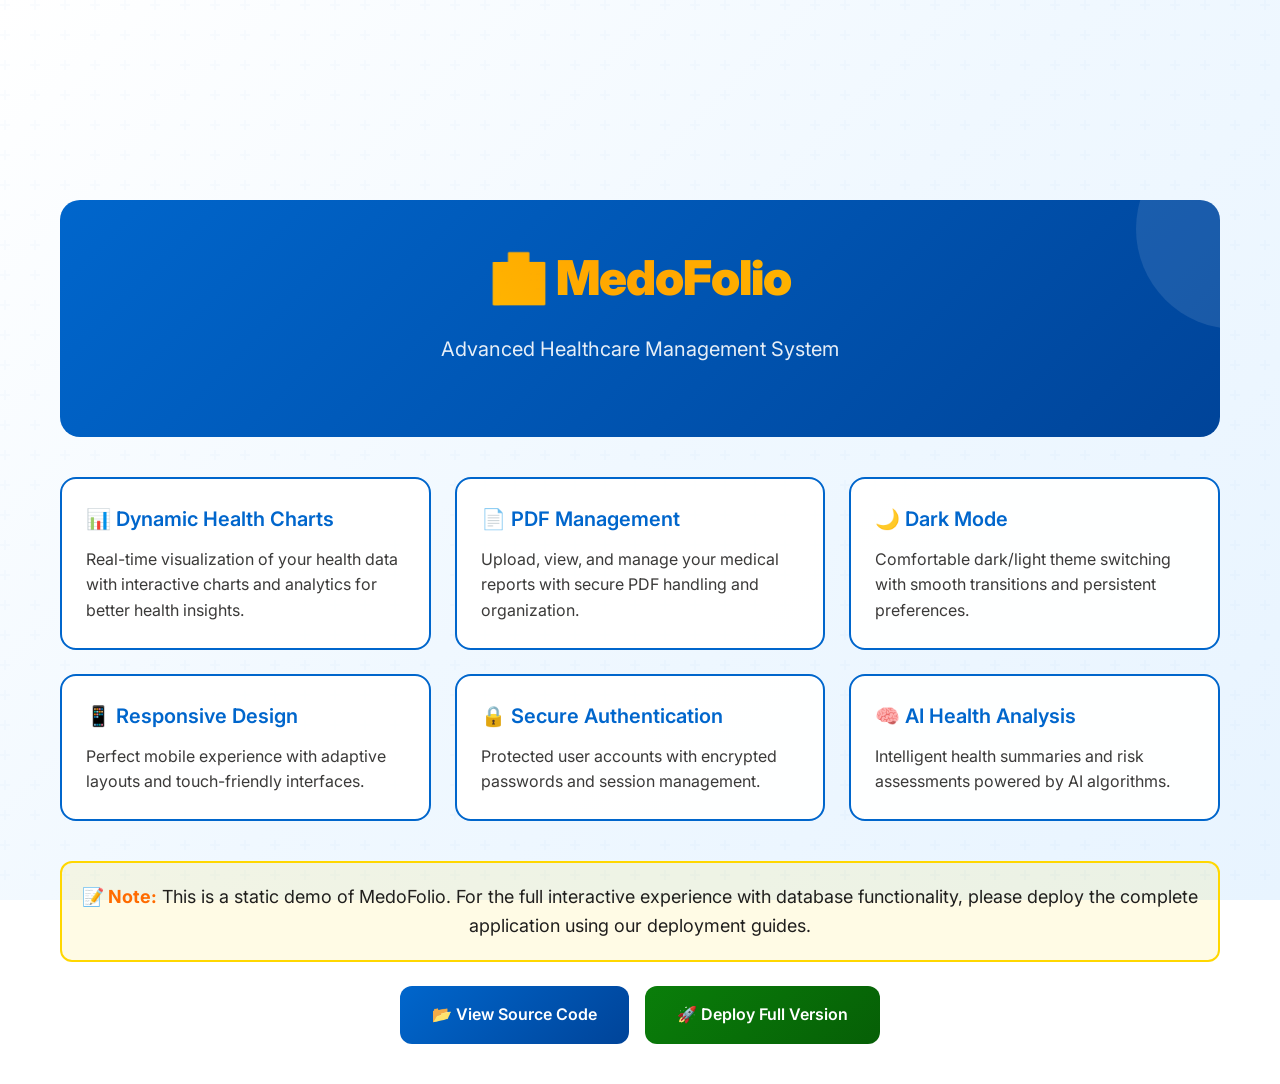
<file: index.html>
<!DOCTYPE html>
<html lang="en">
<head>
    <meta charset="UTF-8">
    <meta name="viewport" content="width=device-width, initial-scale=1.0">
    <title>MedoFolio - Healthcare Management System</title>
    <link rel="stylesheet" href="assets/style-enhanced.css">
    <link href="https://fonts.googleapis.com/css2?family=Inter:wght@300;400;500;600;700&display=swap" rel="stylesheet">
    <style>
        .demo-container {
            max-width: 1200px;
            margin: 0 auto;
            padding: 20px;
            text-align: center;
        }
        .demo-header {
            background: linear-gradient(135deg, #0066CC, #004499);
            color: white;
            padding: 40px;
            border-radius: 20px;
            margin-bottom: 40px;
            position: relative;
            overflow: hidden;
        }
        .demo-header::before {
            content: "";
            position: absolute;
            top: -30%;
            right: -10%;
            width: 200px;
            height: 200px;
            background: rgba(255, 255, 255, 0.1);
            border-radius: 50%;
        }
        .demo-content {
            position: relative;
            z-index: 1;
        }
        .demo-title {
            font-size: 48px;
            font-weight: 900;
            margin-bottom: 16px;
            background: linear-gradient(45deg, #FFD700, #FFA500, #FFD700);
            -webkit-background-clip: text;
            -webkit-text-fill-color: transparent;
            background-clip: text;
        }
        .demo-subtitle {
            font-size: 20px;
            opacity: 0.9;
            margin-bottom: 32px;
        }
        .demo-features {
            display: grid;
            grid-template-columns: repeat(auto-fit, minmax(300px, 1fr));
            gap: 24px;
            margin-bottom: 40px;
        }
        .demo-feature {
            background: rgba(255, 255, 255, 0.95);
            border: 2px solid #0066CC;
            border-radius: 16px;
            padding: 24px;
            text-align: left;
            transition: transform 0.3s ease;
        }
        .demo-feature:hover {
            transform: translateY(-4px);
        }
        .demo-feature h3 {
            color: #0066CC;
            margin-bottom: 12px;
            font-size: 20px;
        }
        .demo-feature p {
            color: #3B3A39;
            line-height: 1.6;
        }
        .demo-actions {
            display: flex;
            gap: 16px;
            justify-content: center;
            flex-wrap: wrap;
        }
        .demo-btn {
            background: linear-gradient(135deg, #0066CC, #004499);
            color: white;
            text-decoration: none;
            padding: 16px 32px;
            border-radius: 12px;
            font-weight: 600;
            transition: transform 0.3s ease;
            display: inline-block;
        }
        .demo-btn:hover {
            transform: translateY(-2px);
        }
        .demo-btn.secondary {
            background: linear-gradient(135deg, #0A7E0A, #065F06);
        }
        .demo-note {
            background: rgba(255, 215, 0, 0.1);
            border: 2px solid #FFD700;
            border-radius: 12px;
            padding: 20px;
            margin: 24px 0;
            font-size: 18px;
        }
        .demo-note strong {
            color: #FF6B00;
        }
        @media (max-width: 768px) {
            .demo-title {
                font-size: 32px;
            }
            .demo-features {
                grid-template-columns: 1fr;
            }
            .demo-actions {
                flex-direction: column;
            }
        }
    </style>
</head>
<body>
    <div class="demo-container">
        <div class="demo-header">
            <div class="demo-content">
                <h1 class="demo-title">🏥 MedoFolio</h1>
                <p class="demo-subtitle">Advanced Healthcare Management System</p>
            </div>
        </div>

        <div class="demo-features">
            <div class="demo-feature">
                <h3>📊 Dynamic Health Charts</h3>
                <p>Real-time visualization of your health data with interactive charts and analytics for better health insights.</p>
            </div>
            <div class="demo-feature">
                <h3>📄 PDF Management</h3>
                <p>Upload, view, and manage your medical reports with secure PDF handling and organization.</p>
            </div>
            <div class="demo-feature">
                <h3>🌙 Dark Mode</h3>
                <p>Comfortable dark/light theme switching with smooth transitions and persistent preferences.</p>
            </div>
            <div class="demo-feature">
                <h3>📱 Responsive Design</h3>
                <p>Perfect mobile experience with adaptive layouts and touch-friendly interfaces.</p>
            </div>
            <div class="demo-feature">
                <h3>🔒 Secure Authentication</h3>
                <p>Protected user accounts with encrypted passwords and session management.</p>
            </div>
            <div class="demo-feature">
                <h3>🧠 AI Health Analysis</h3>
                <p>Intelligent health summaries and risk assessments powered by AI algorithms.</p>
            </div>
        </div>

        <div class="demo-note">
            <strong>📝 Note:</strong> This is a static demo of MedoFolio. For the full interactive experience with database functionality, 
            please deploy the complete application using our deployment guides.
        </div>

        <div class="demo-actions">
            <a href="https://github.com/Somil450/healthintel" class="demo-btn" target="_blank">
                📂 View Source Code
            </a>
            <a href="https://github.com/Somil450/healthintel/blob/main/DEPLOYMENT_GUIDE.md" class="demo-btn secondary" target="_blank">
                🚀 Deploy Full Version
            </a>
        </div>
    </div>
</body>
</html>
</file>
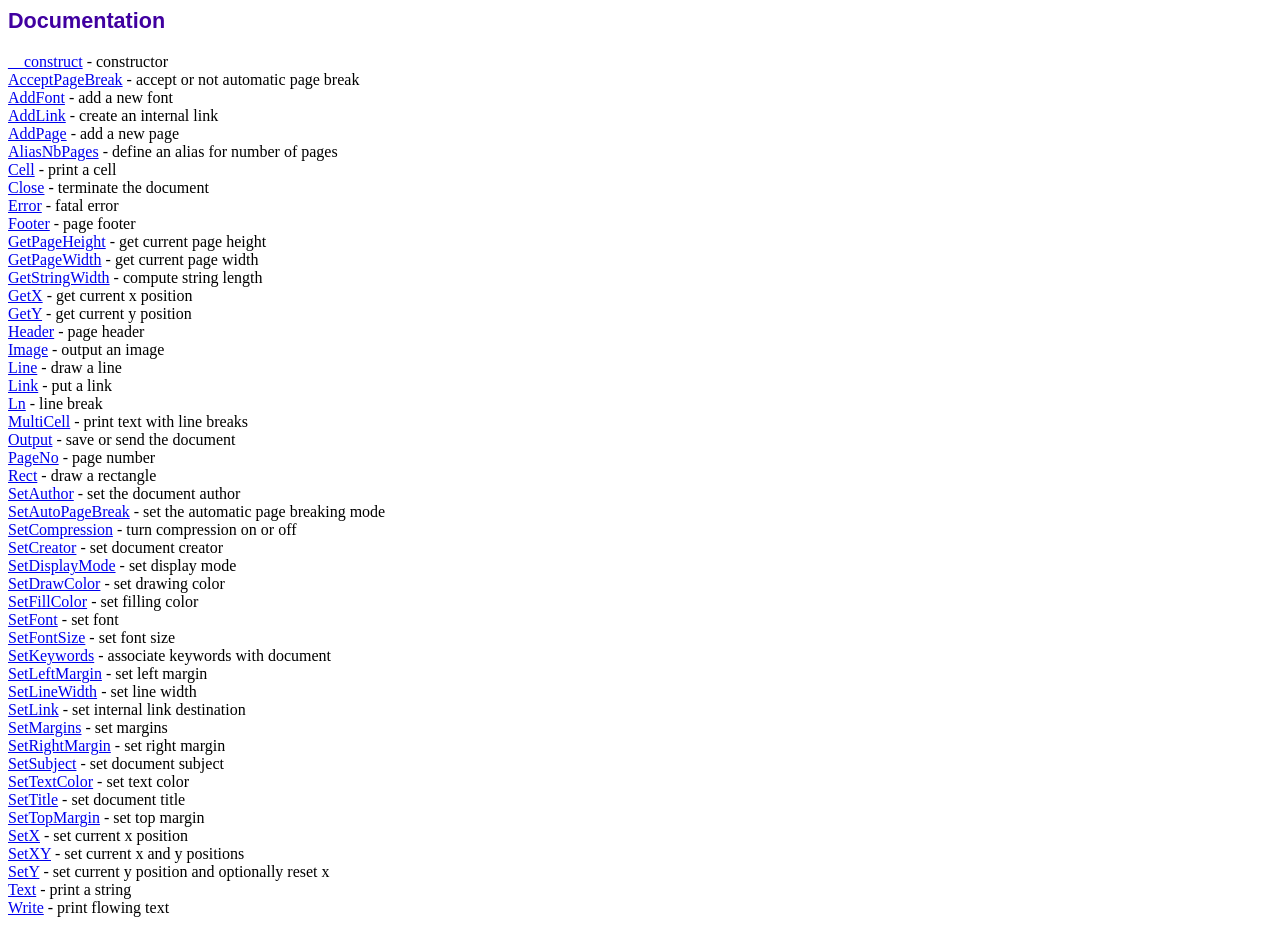
<file: fpdf/doc/index.htm>
<!DOCTYPE html PUBLIC "-//W3C//DTD HTML 4.01 Transitional//EN">
<html>
<head>
<meta http-equiv="Content-Type" content="text/html; charset=UTF-8">
<title>Documentation</title>
<link type="text/css" rel="stylesheet" href="../fpdf.css">
</head>
<body>
<h1>Documentation</h1>
<a href="__construct.htm">__construct</a> - constructor<br>
<a href="acceptpagebreak.htm">AcceptPageBreak</a> - accept or not automatic page break<br>
<a href="addfont.htm">AddFont</a> - add a new font<br>
<a href="addlink.htm">AddLink</a> - create an internal link<br>
<a href="addpage.htm">AddPage</a> - add a new page<br>
<a href="aliasnbpages.htm">AliasNbPages</a> - define an alias for number of pages<br>
<a href="cell.htm">Cell</a> - print a cell<br>
<a href="close.htm">Close</a> - terminate the document<br>
<a href="error.htm">Error</a> - fatal error<br>
<a href="footer.htm">Footer</a> - page footer<br>
<a href="getpageheight.htm">GetPageHeight</a> - get current page height<br>
<a href="getpagewidth.htm">GetPageWidth</a> - get current page width<br>
<a href="getstringwidth.htm">GetStringWidth</a> - compute string length<br>
<a href="getx.htm">GetX</a> - get current x position<br>
<a href="gety.htm">GetY</a> - get current y position<br>
<a href="header.htm">Header</a> - page header<br>
<a href="image.htm">Image</a> - output an image<br>
<a href="line.htm">Line</a> - draw a line<br>
<a href="link.htm">Link</a> - put a link<br>
<a href="ln.htm">Ln</a> - line break<br>
<a href="multicell.htm">MultiCell</a> - print text with line breaks<br>
<a href="output.htm">Output</a> - save or send the document<br>
<a href="pageno.htm">PageNo</a> - page number<br>
<a href="rect.htm">Rect</a> - draw a rectangle<br>
<a href="setauthor.htm">SetAuthor</a> - set the document author<br>
<a href="setautopagebreak.htm">SetAutoPageBreak</a> - set the automatic page breaking mode<br>
<a href="setcompression.htm">SetCompression</a> - turn compression on or off<br>
<a href="setcreator.htm">SetCreator</a> - set document creator<br>
<a href="setdisplaymode.htm">SetDisplayMode</a> - set display mode<br>
<a href="setdrawcolor.htm">SetDrawColor</a> - set drawing color<br>
<a href="setfillcolor.htm">SetFillColor</a> - set filling color<br>
<a href="setfont.htm">SetFont</a> - set font<br>
<a href="setfontsize.htm">SetFontSize</a> - set font size<br>
<a href="setkeywords.htm">SetKeywords</a> - associate keywords with document<br>
<a href="setleftmargin.htm">SetLeftMargin</a> - set left margin<br>
<a href="setlinewidth.htm">SetLineWidth</a> - set line width<br>
<a href="setlink.htm">SetLink</a> - set internal link destination<br>
<a href="setmargins.htm">SetMargins</a> - set margins<br>
<a href="setrightmargin.htm">SetRightMargin</a> - set right margin<br>
<a href="setsubject.htm">SetSubject</a> - set document subject<br>
<a href="settextcolor.htm">SetTextColor</a> - set text color<br>
<a href="settitle.htm">SetTitle</a> - set document title<br>
<a href="settopmargin.htm">SetTopMargin</a> - set top margin<br>
<a href="setx.htm">SetX</a> - set current x position<br>
<a href="setxy.htm">SetXY</a> - set current x and y positions<br>
<a href="sety.htm">SetY</a> - set current y position and optionally reset x<br>
<a href="text.htm">Text</a> - print a string<br>
<a href="write.htm">Write</a> - print flowing text<br>
</body>
</html>
</file>
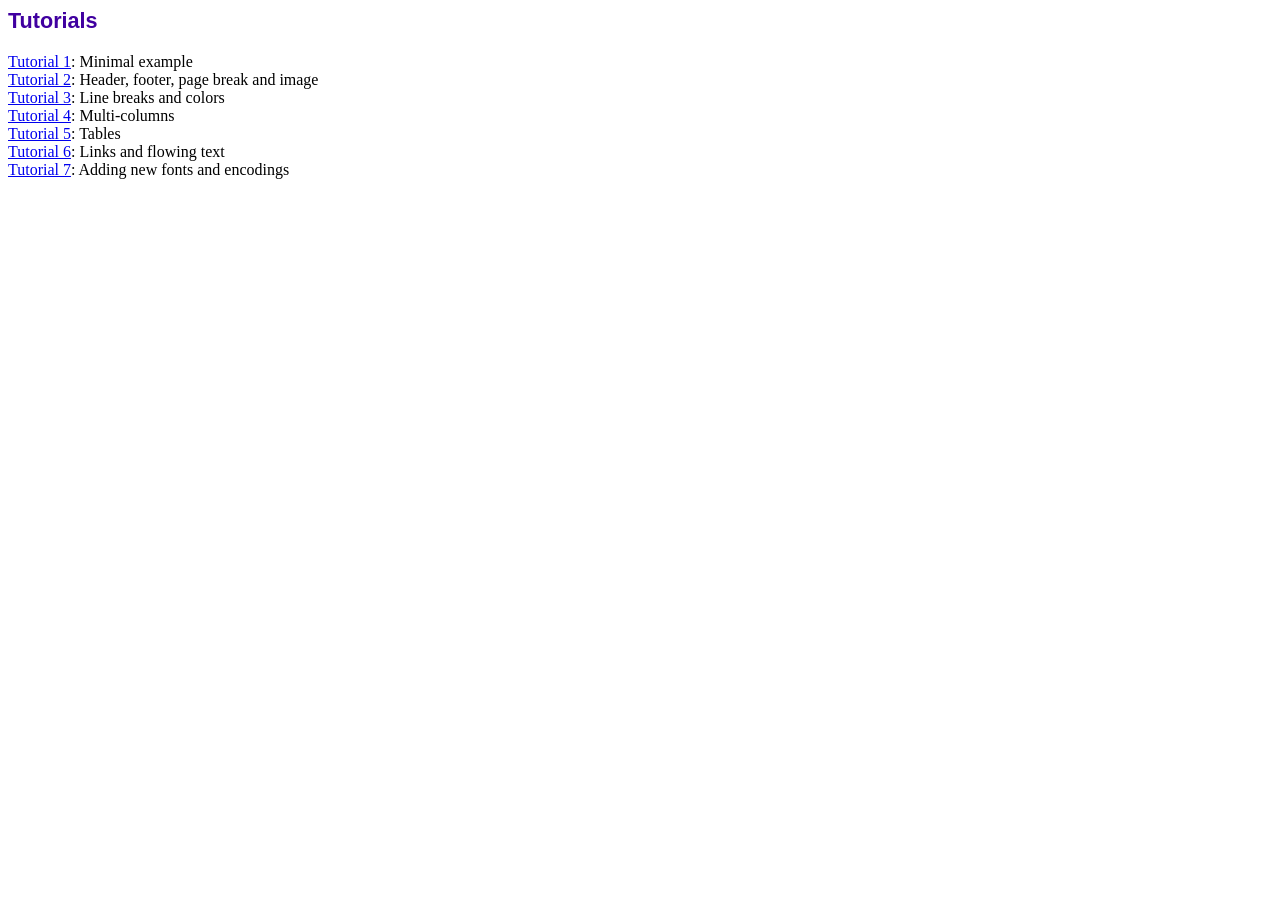
<file: fpdf/tutorial/index.htm>
<!DOCTYPE html PUBLIC "-//W3C//DTD HTML 4.01 Transitional//EN">
<html>
<head>
<meta http-equiv="Content-Type" content="text/html; charset=UTF-8">
<title>Tutorials</title>
<link type="text/css" rel="stylesheet" href="../fpdf.css">
</head>
<body>
<h1>Tutorials</h1>
<ul style="list-style-type:none; margin-left:0; padding-left:0">
<li><a href="tuto1.htm">Tutorial 1</a>: Minimal example</li>
<li><a href="tuto2.htm">Tutorial 2</a>: Header, footer, page break and image</li>
<li><a href="tuto3.htm">Tutorial 3</a>: Line breaks and colors</li>
<li><a href="tuto4.htm">Tutorial 4</a>: Multi-columns</li>
<li><a href="tuto5.htm">Tutorial 5</a>: Tables</li>
<li><a href="tuto6.htm">Tutorial 6</a>: Links and flowing text</li>
<li><a href="tuto7.htm">Tutorial 7</a>: Adding new fonts and encodings</li>
</ul>
</body>
</html>
</file>
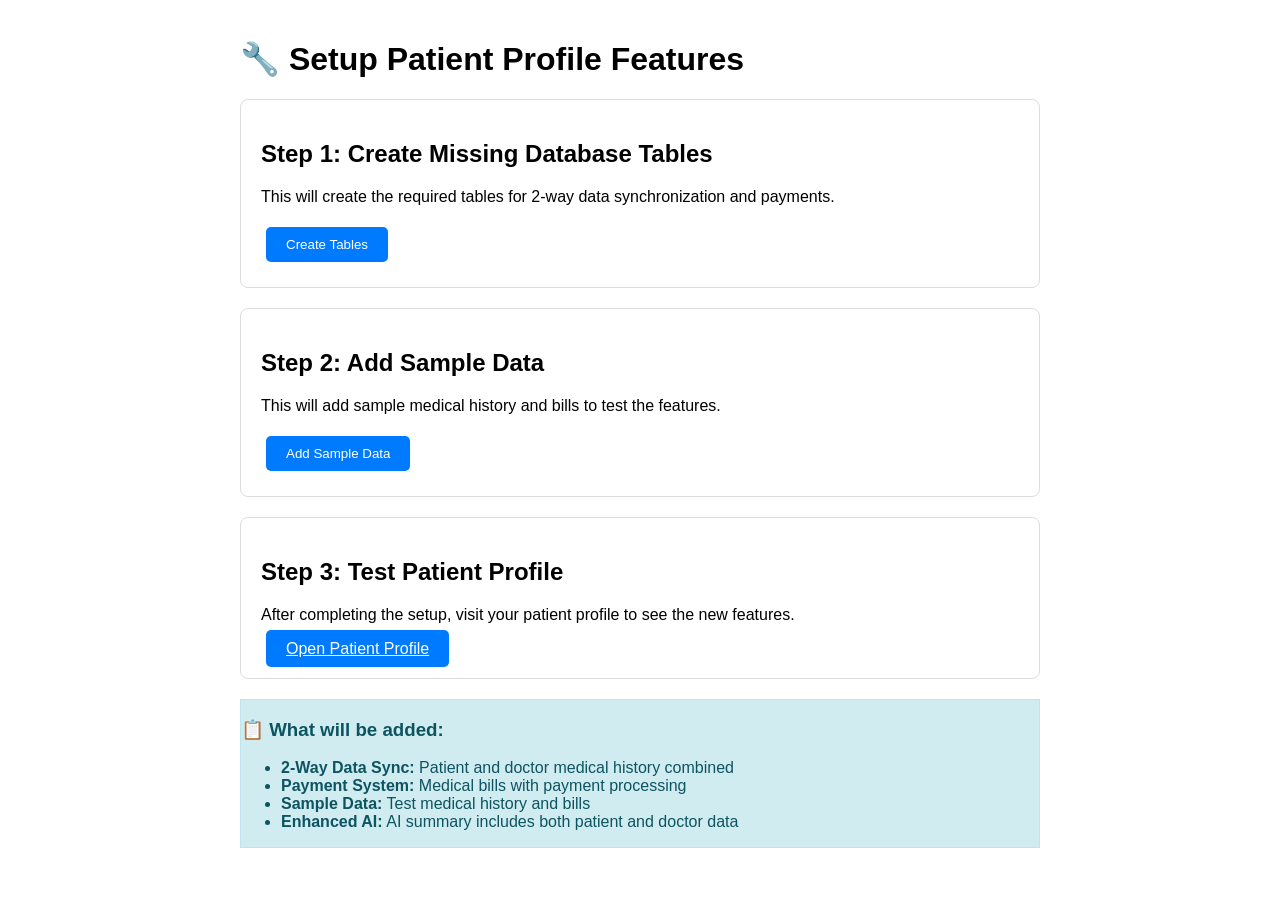
<file: setup_patient_features.html>
<!DOCTYPE html>
<html>
<head>
    <title>Setup Patient Profile Features</title>
    <style>
        body { font-family: Arial, sans-serif; margin: 40px; }
        .container { max-width: 800px; margin: 0 auto; }
        .step { margin: 20px 0; padding: 20px; border: 1px solid #ddd; border-radius: 8px; }
        .btn { padding: 10px 20px; background: #007bff; color: white; border: none; border-radius: 5px; cursor: pointer; margin: 5px; }
        .btn:hover { background: #0056b3; }
        .result { margin: 10px 0; padding: 10px; border-radius: 5px; }
        .success { background: #d4edda; color: #155724; border: 1px solid #c3e6cb; }
        .error { background: #f8d7da; color: #721c24; border: 1px solid #f5c6cb; }
        .info { background: #d1ecf1; color: #0c5460; border: 1px solid #bee5eb; }
    </style>
</head>
<body>
    <div class="container">
        <h1>🔧 Setup Patient Profile Features</h1>
        
        <div class="step">
            <h2>Step 1: Create Missing Database Tables</h2>
            <p>This will create the required tables for 2-way data synchronization and payments.</p>
            <button class="btn" onclick="runScript('create_missing_tables.php')">Create Tables</button>
            <div id="tables-result"></div>
        </div>

        <div class="step">
            <h2>Step 2: Add Sample Data</h2>
            <p>This will add sample medical history and bills to test the features.</p>
            <button class="btn" onclick="runScript('add_sample_data.php')">Add Sample Data</button>
            <div id="data-result"></div>
        </div>

        <div class="step">
            <h2>Step 3: Test Patient Profile</h2>
            <p>After completing the setup, visit your patient profile to see the new features.</p>
            <a href="healthintel/patient/patient_profile.php" class="btn" target="_blank">Open Patient Profile</a>
        </div>

        <div class="info">
            <h3>📋 What will be added:</h3>
            <ul>
                <li><strong>2-Way Data Sync:</strong> Patient and doctor medical history combined</li>
                <li><strong>Payment System:</strong> Medical bills with payment processing</li>
                <li><strong>Sample Data:</strong> Test medical history and bills</li>
                <li><strong>Enhanced AI:</strong> AI summary includes both patient and doctor data</li>
            </ul>
        </div>
    </div>

    <script>
        function runScript(scriptName) {
            const resultDiv = scriptName === 'create_missing_tables.php' ? 
                document.getElementById('tables-result') : 
                document.getElementById('data-result');
            
            resultDiv.innerHTML = '<div class="info">Running script...</div>';
            
            fetch(scriptName)
                .then(response => response.text())
                .then(data => {
                    resultDiv.innerHTML = '<div class="success"><pre>' + data + '</pre></div>';
                })
                .catch(error => {
                    resultDiv.innerHTML = '<div class="error">Error: ' + error.message + '</div>';
                });
        }
    </script>
</body>
</html>
</file>
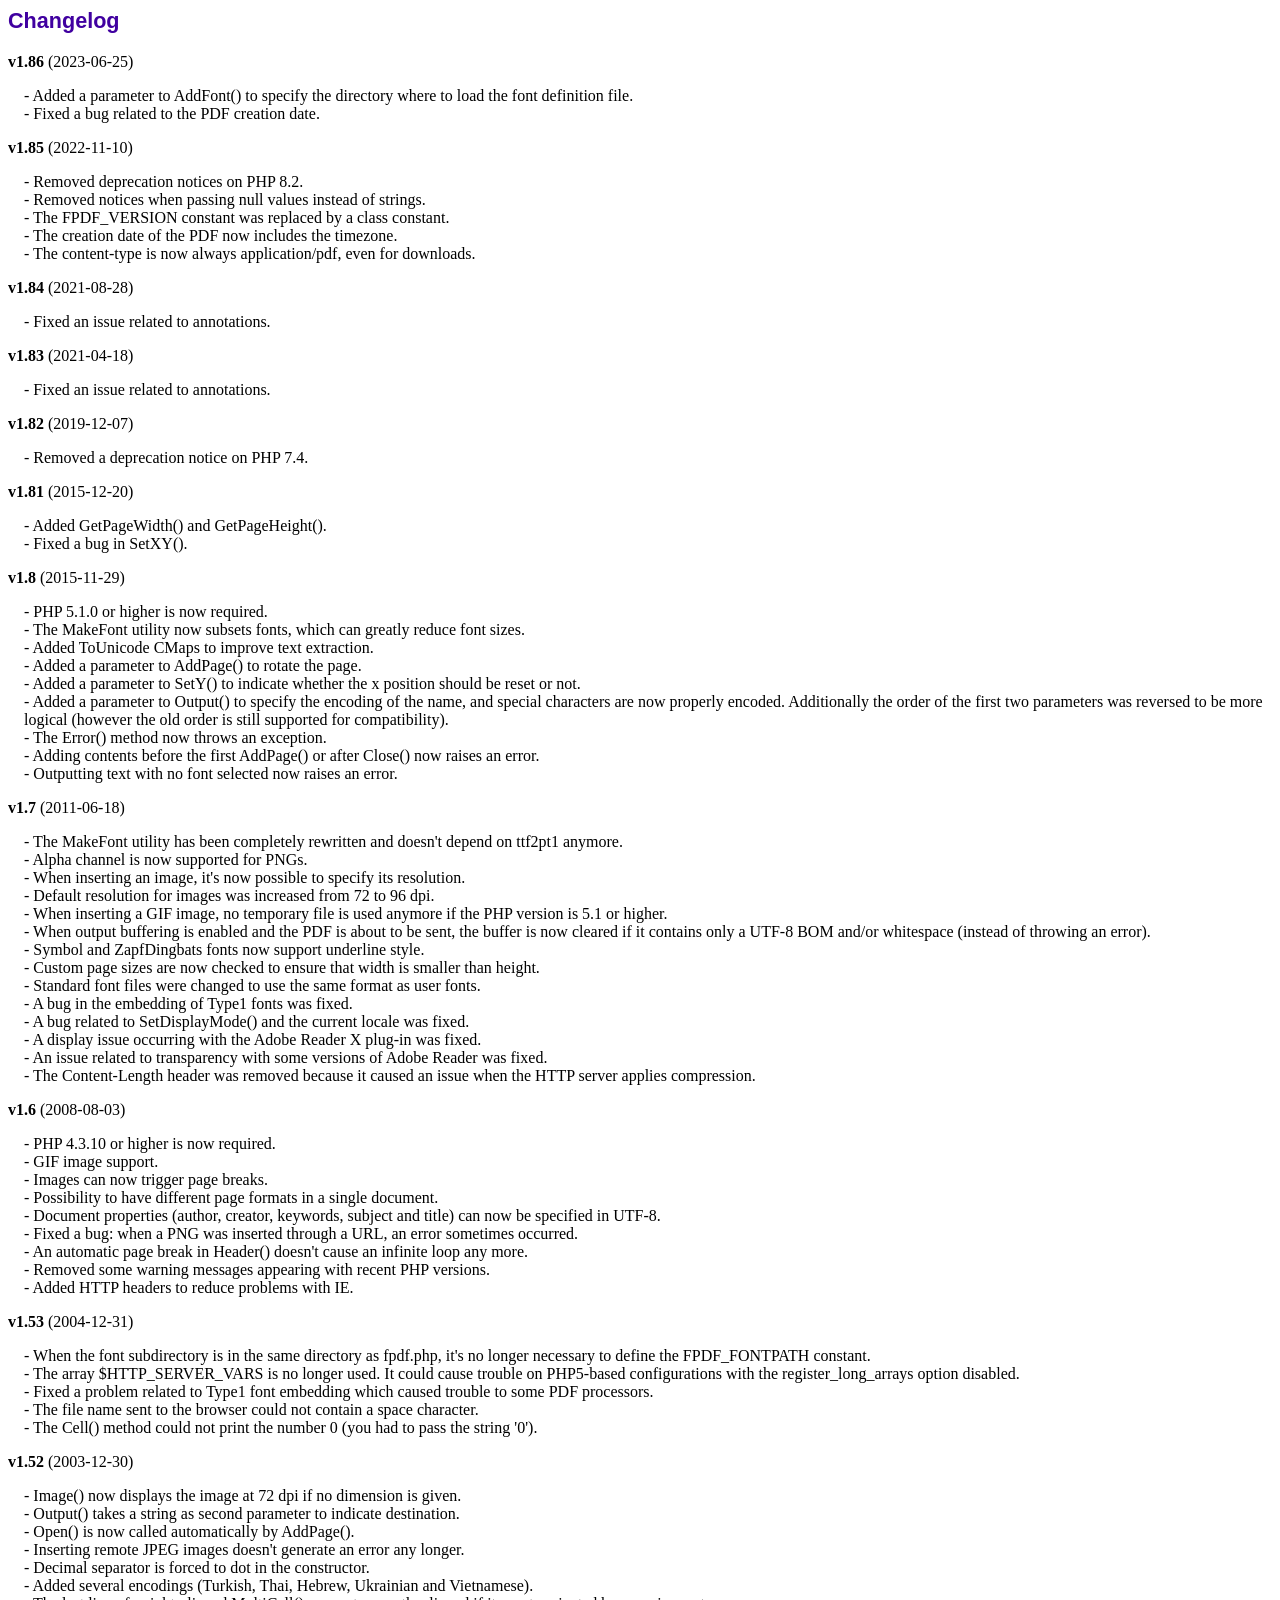
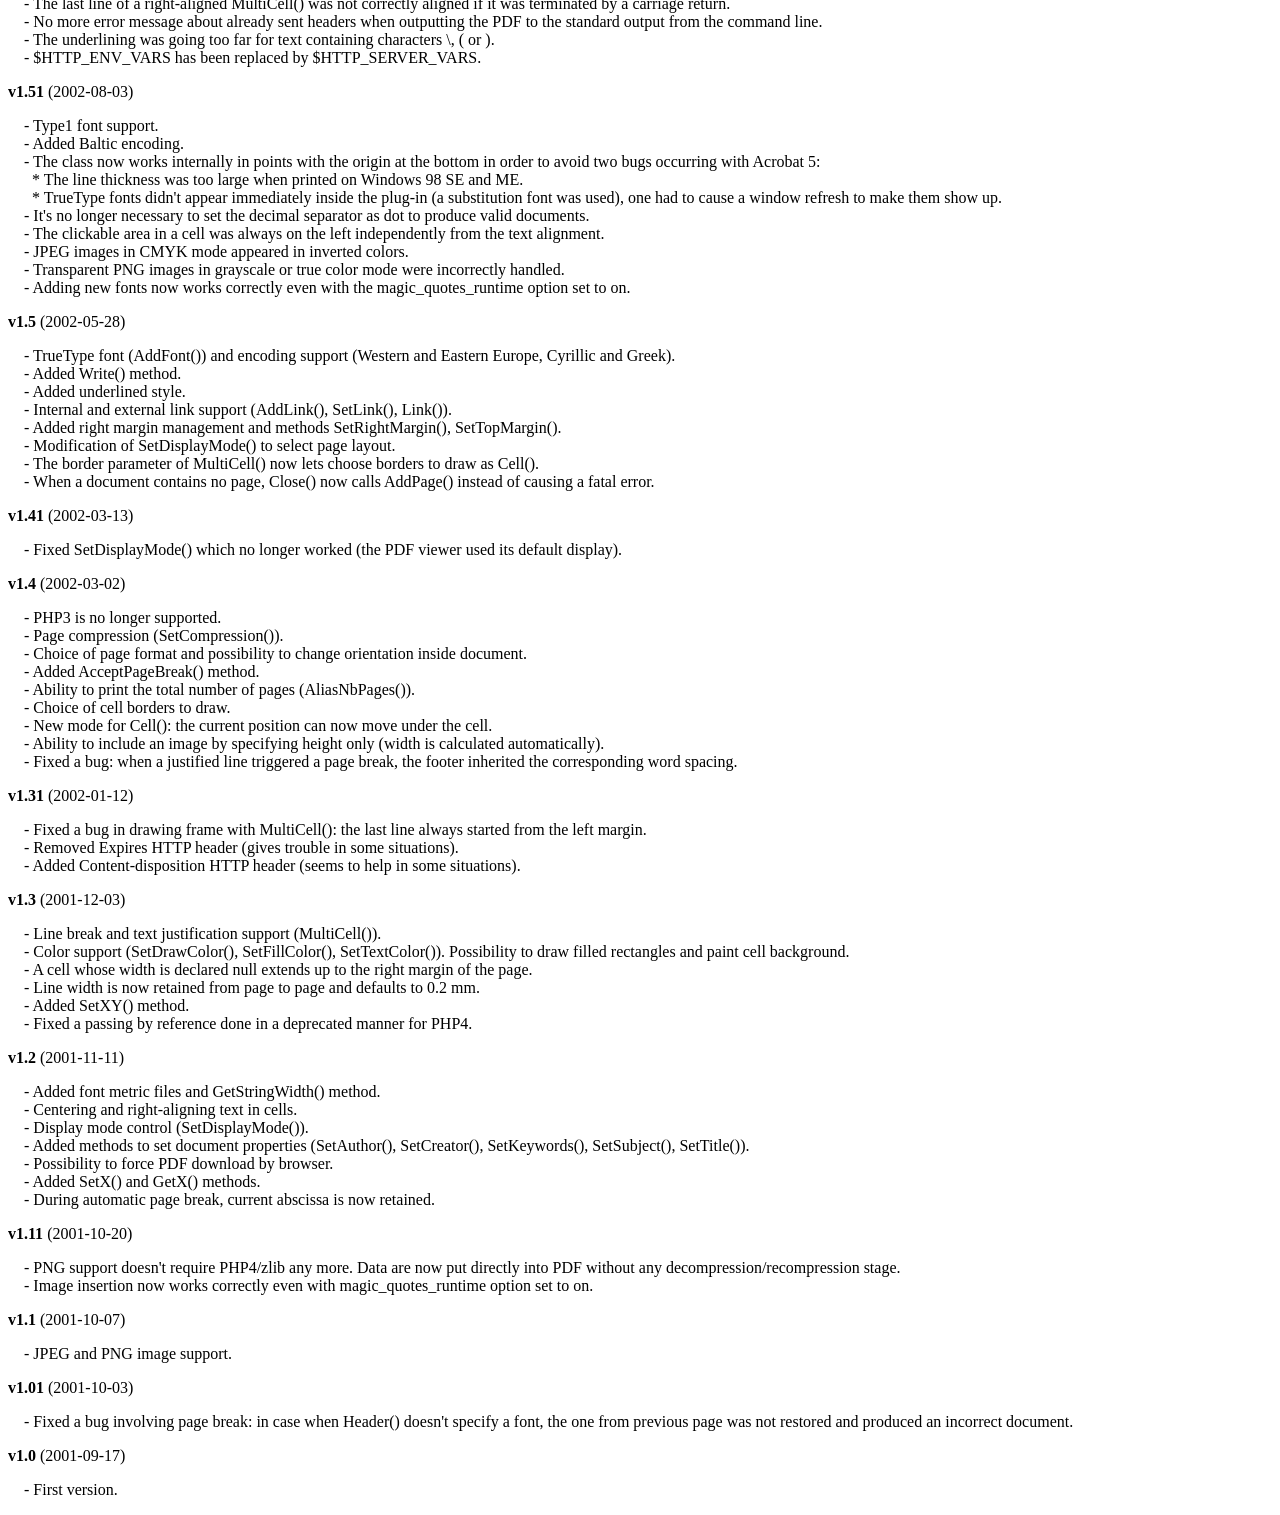
<file: fpdf/changelog.htm>
<!DOCTYPE html PUBLIC "-//W3C//DTD HTML 4.01 Transitional//EN">
<html>
<head>
<meta http-equiv="Content-Type" content="text/html; charset=UTF-8">
<title>Changelog</title>
<link type="text/css" rel="stylesheet" href="fpdf.css">
<style type="text/css">
dd {margin:1em 0 1em 1em}
</style>
</head>
<body>
<h1>Changelog</h1>
<dl>
<dt><strong>v1.86</strong> (2023-06-25)</dt>
<dd>
- Added a parameter to AddFont() to specify the directory where to load the font definition file.<br>
- Fixed a bug related to the PDF creation date.<br>
</dd>
<dt><strong>v1.85</strong> (2022-11-10)</dt>
<dd>
- Removed deprecation notices on PHP 8.2.<br>
- Removed notices when passing null values instead of strings.<br>
- The FPDF_VERSION constant was replaced by a class constant.<br>
- The creation date of the PDF now includes the timezone.<br>
- The content-type is now always application/pdf, even for downloads.<br>
</dd>
<dt><strong>v1.84</strong> (2021-08-28)</dt>
<dd>
- Fixed an issue related to annotations.<br>
</dd>
<dt><strong>v1.83</strong> (2021-04-18)</dt>
<dd>
- Fixed an issue related to annotations.<br>
</dd>
<dt><strong>v1.82</strong> (2019-12-07)</dt>
<dd>
- Removed a deprecation notice on PHP 7.4.<br>
</dd>
<dt><strong>v1.81</strong> (2015-12-20)</dt>
<dd>
- Added GetPageWidth() and GetPageHeight().<br>
- Fixed a bug in SetXY().<br>
</dd>
<dt><strong>v1.8</strong> (2015-11-29)</dt>
<dd>
- PHP 5.1.0 or higher is now required.<br>
- The MakeFont utility now subsets fonts, which can greatly reduce font sizes.<br>
- Added ToUnicode CMaps to improve text extraction.<br>
- Added a parameter to AddPage() to rotate the page.<br>
- Added a parameter to SetY() to indicate whether the x position should be reset or not.<br>
- Added a parameter to Output() to specify the encoding of the name, and special characters are now properly encoded. Additionally the order of the first two parameters was reversed to be more logical (however the old order is still supported for compatibility).<br>
- The Error() method now throws an exception.<br>
- Adding contents before the first AddPage() or after Close() now raises an error.<br>
- Outputting text with no font selected now raises an error.<br>
</dd>
<dt><strong>v1.7</strong> (2011-06-18)</dt>
<dd>
- The MakeFont utility has been completely rewritten and doesn't depend on ttf2pt1 anymore.<br>
- Alpha channel is now supported for PNGs.<br>
- When inserting an image, it's now possible to specify its resolution.<br>
- Default resolution for images was increased from 72 to 96 dpi.<br>
- When inserting a GIF image, no temporary file is used anymore if the PHP version is 5.1 or higher.<br>
- When output buffering is enabled and the PDF is about to be sent, the buffer is now cleared if it contains only a UTF-8 BOM and/or whitespace (instead of throwing an error).<br>
- Symbol and ZapfDingbats fonts now support underline style.<br>
- Custom page sizes are now checked to ensure that width is smaller than height.<br>
- Standard font files were changed to use the same format as user fonts.<br>
- A bug in the embedding of Type1 fonts was fixed.<br>
- A bug related to SetDisplayMode() and the current locale was fixed.<br>
- A display issue occurring with the Adobe Reader X plug-in was fixed.<br>
- An issue related to transparency with some versions of Adobe Reader was fixed.<br>
- The Content-Length header was removed because it caused an issue when the HTTP server applies compression.<br>
</dd>
<dt><strong>v1.6</strong> (2008-08-03)</dt>
<dd>
- PHP 4.3.10 or higher is now required.<br>
- GIF image support.<br>
- Images can now trigger page breaks.<br>
- Possibility to have different page formats in a single document.<br>
- Document properties (author, creator, keywords, subject and title) can now be specified in UTF-8.<br>
- Fixed a bug: when a PNG was inserted through a URL, an error sometimes occurred.<br>
- An automatic page break in Header() doesn't cause an infinite loop any more.<br>
- Removed some warning messages appearing with recent PHP versions.<br>
- Added HTTP headers to reduce problems with IE.<br>
</dd>
<dt><strong>v1.53</strong> (2004-12-31)</dt>
<dd>
- When the font subdirectory is in the same directory as fpdf.php, it's no longer necessary to define the FPDF_FONTPATH constant.<br>
- The array $HTTP_SERVER_VARS is no longer used. It could cause trouble on PHP5-based configurations with the register_long_arrays option disabled.<br>
- Fixed a problem related to Type1 font embedding which caused trouble to some PDF processors.<br>
- The file name sent to the browser could not contain a space character.<br>
- The Cell() method could not print the number 0 (you had to pass the string '0').<br>
</dd>
<dt><strong>v1.52</strong> (2003-12-30)</dt>
<dd>
- Image() now displays the image at 72 dpi if no dimension is given.<br>
- Output() takes a string as second parameter to indicate destination.<br>
- Open() is now called automatically by AddPage().<br>
- Inserting remote JPEG images doesn't generate an error any longer.<br>
- Decimal separator is forced to dot in the constructor.<br>
- Added several encodings (Turkish, Thai, Hebrew, Ukrainian and Vietnamese).<br>
- The last line of a right-aligned MultiCell() was not correctly aligned if it was terminated by a carriage return.<br>
- No more error message about already sent headers when outputting the PDF to the standard output from the command line.<br>
- The underlining was going too far for text containing characters \, ( or ).<br>
- $HTTP_ENV_VARS has been replaced by $HTTP_SERVER_VARS.<br>
</dd>
<dt><strong>v1.51</strong> (2002-08-03)</dt>
<dd>
- Type1 font support.<br>
- Added Baltic encoding.<br>
- The class now works internally in points with the origin at the bottom in order to avoid two bugs occurring with Acrobat 5:<br>&nbsp;&nbsp;* The line thickness was too large when printed on Windows 98 SE and ME.<br>&nbsp;&nbsp;* TrueType fonts didn't appear immediately inside the plug-in (a substitution font was used), one had to cause a window refresh to make them show up.<br>
- It's no longer necessary to set the decimal separator as dot to produce valid documents.<br>
- The clickable area in a cell was always on the left independently from the text alignment.<br>
- JPEG images in CMYK mode appeared in inverted colors.<br>
- Transparent PNG images in grayscale or true color mode were incorrectly handled.<br>
- Adding new fonts now works correctly even with the magic_quotes_runtime option set to on.<br>
</dd>
<dt><strong>v1.5</strong> (2002-05-28)</dt>
<dd>
- TrueType font (AddFont()) and encoding support (Western and Eastern Europe, Cyrillic and Greek).<br>
- Added Write() method.<br>
- Added underlined style.<br>
- Internal and external link support (AddLink(), SetLink(), Link()).<br>
- Added right margin management and methods SetRightMargin(), SetTopMargin().<br>
- Modification of SetDisplayMode() to select page layout.<br>
- The border parameter of MultiCell() now lets choose borders to draw as Cell().<br>
- When a document contains no page, Close() now calls AddPage() instead of causing a fatal error.<br>
</dd>
<dt><strong>v1.41</strong> (2002-03-13)</dt>
<dd>
- Fixed SetDisplayMode() which no longer worked (the PDF viewer used its default display).<br>
</dd>
<dt><strong>v1.4</strong> (2002-03-02)</dt>
<dd>
- PHP3 is no longer supported.<br>
- Page compression (SetCompression()).<br>
- Choice of page format and possibility to change orientation inside document.<br>
- Added AcceptPageBreak() method.<br>
- Ability to print the total number of pages (AliasNbPages()).<br>
- Choice of cell borders to draw.<br>
- New mode for Cell(): the current position can now move under the cell.<br>
- Ability to include an image by specifying height only (width is calculated automatically).<br>
- Fixed a bug: when a justified line triggered a page break, the footer inherited the corresponding word spacing.<br>
</dd>
<dt><strong>v1.31</strong> (2002-01-12)</dt>
<dd>
- Fixed a bug in drawing frame with MultiCell(): the last line always started from the left margin.<br>
- Removed Expires HTTP header (gives trouble in some situations).<br>
- Added Content-disposition HTTP header (seems to help in some situations).<br>
</dd>
<dt><strong>v1.3</strong> (2001-12-03)</dt>
<dd>
- Line break and text justification support (MultiCell()).<br>
- Color support (SetDrawColor(), SetFillColor(), SetTextColor()). Possibility to draw filled rectangles and paint cell background.<br>
- A cell whose width is declared null extends up to the right margin of the page.<br>
- Line width is now retained from page to page and defaults to 0.2 mm.<br>
- Added SetXY() method.<br>
- Fixed a passing by reference done in a deprecated manner for PHP4.<br>
</dd>
<dt><strong>v1.2</strong> (2001-11-11)</dt>
<dd>
- Added font metric files and GetStringWidth() method.<br>
- Centering and right-aligning text in cells.<br>
- Display mode control (SetDisplayMode()).<br>
- Added methods to set document properties (SetAuthor(), SetCreator(), SetKeywords(), SetSubject(), SetTitle()).<br>
- Possibility to force PDF download by browser.<br>
- Added SetX() and GetX() methods.<br>
- During automatic page break, current abscissa is now retained.<br>
</dd>
<dt><strong>v1.11</strong> (2001-10-20)</dt>
<dd>
- PNG support doesn't require PHP4/zlib any more. Data are now put directly into PDF without any decompression/recompression stage.<br>
- Image insertion now works correctly even with magic_quotes_runtime option set to on.<br>
</dd>
<dt><strong>v1.1</strong> (2001-10-07)</dt>
<dd>
- JPEG and PNG image support.<br>
</dd>
<dt><strong>v1.01</strong> (2001-10-03)</dt>
<dd>
- Fixed a bug involving page break: in case when Header() doesn't specify a font, the one from previous page was not restored and produced an incorrect document.<br>
</dd>
<dt><strong>v1.0</strong> (2001-09-17)</dt>
<dd>
- First version.<br>
</dd>
</dl>
</body>
</html>
</file>
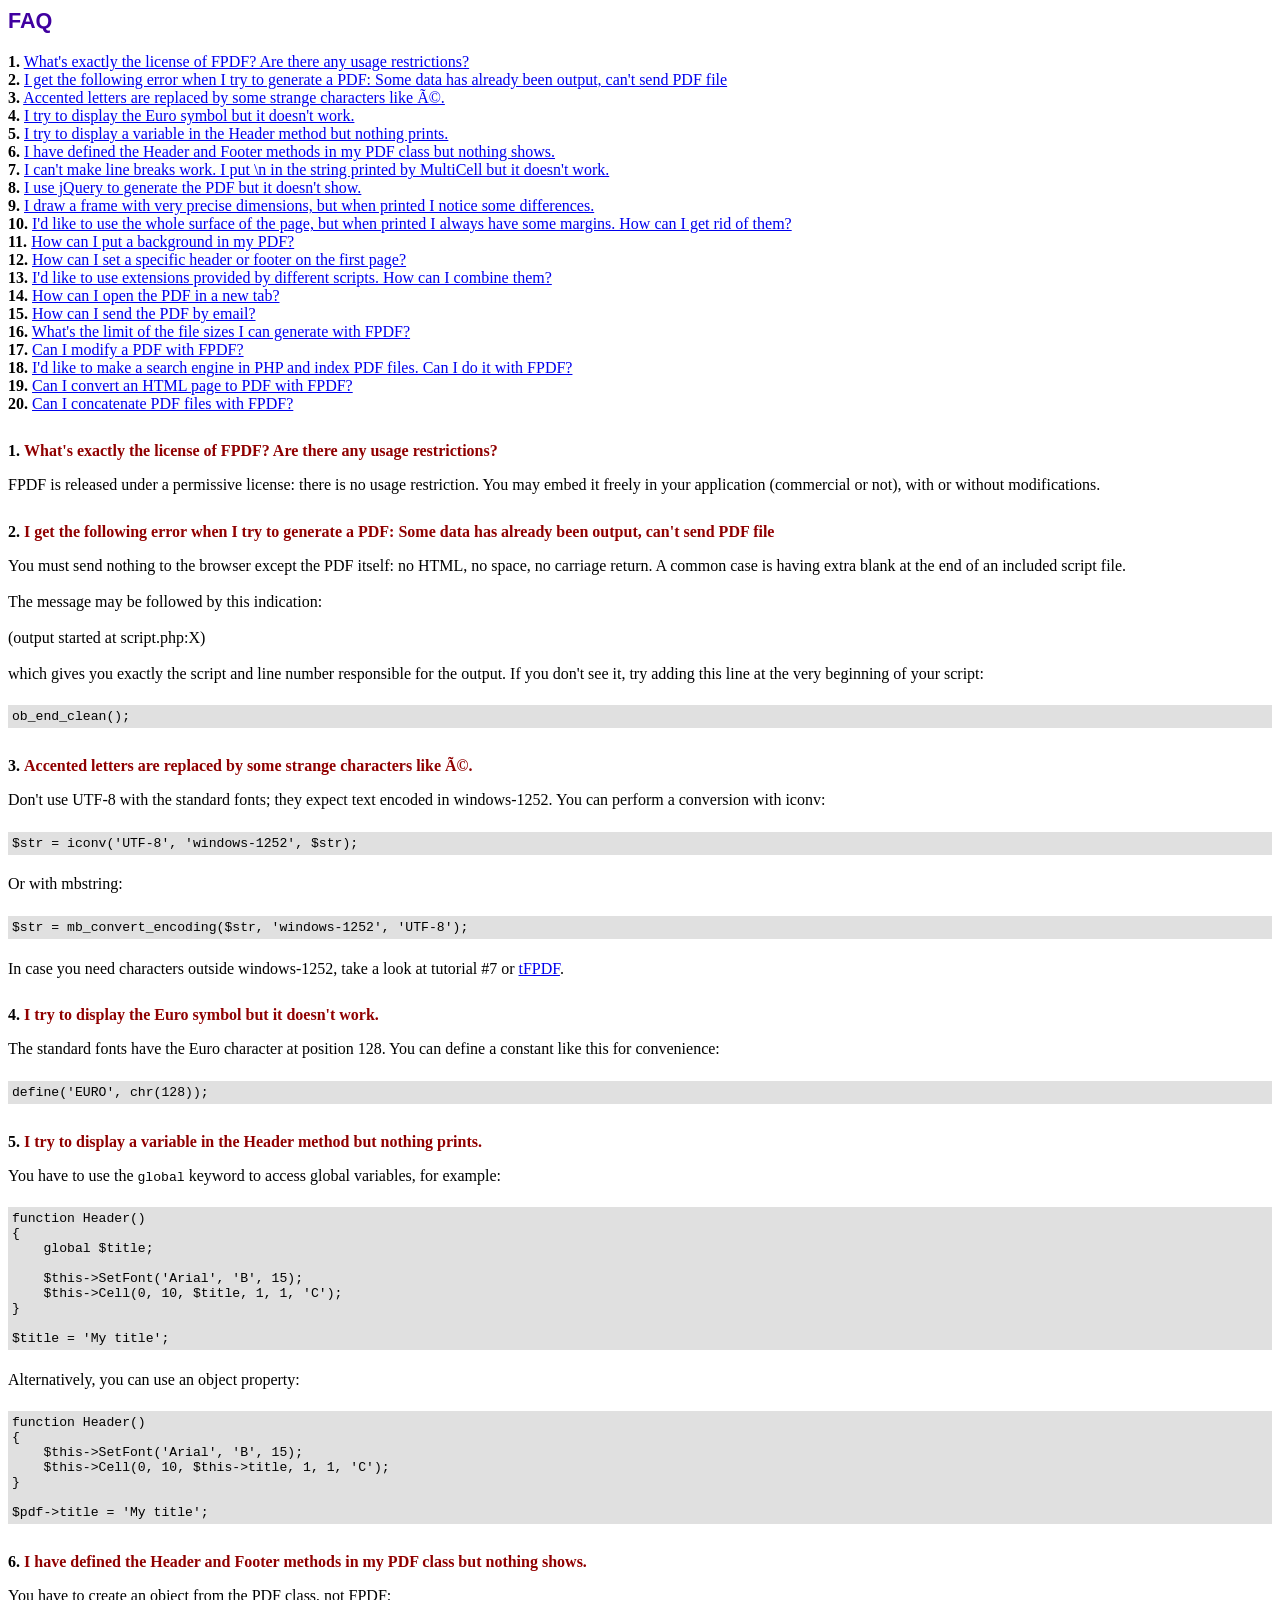
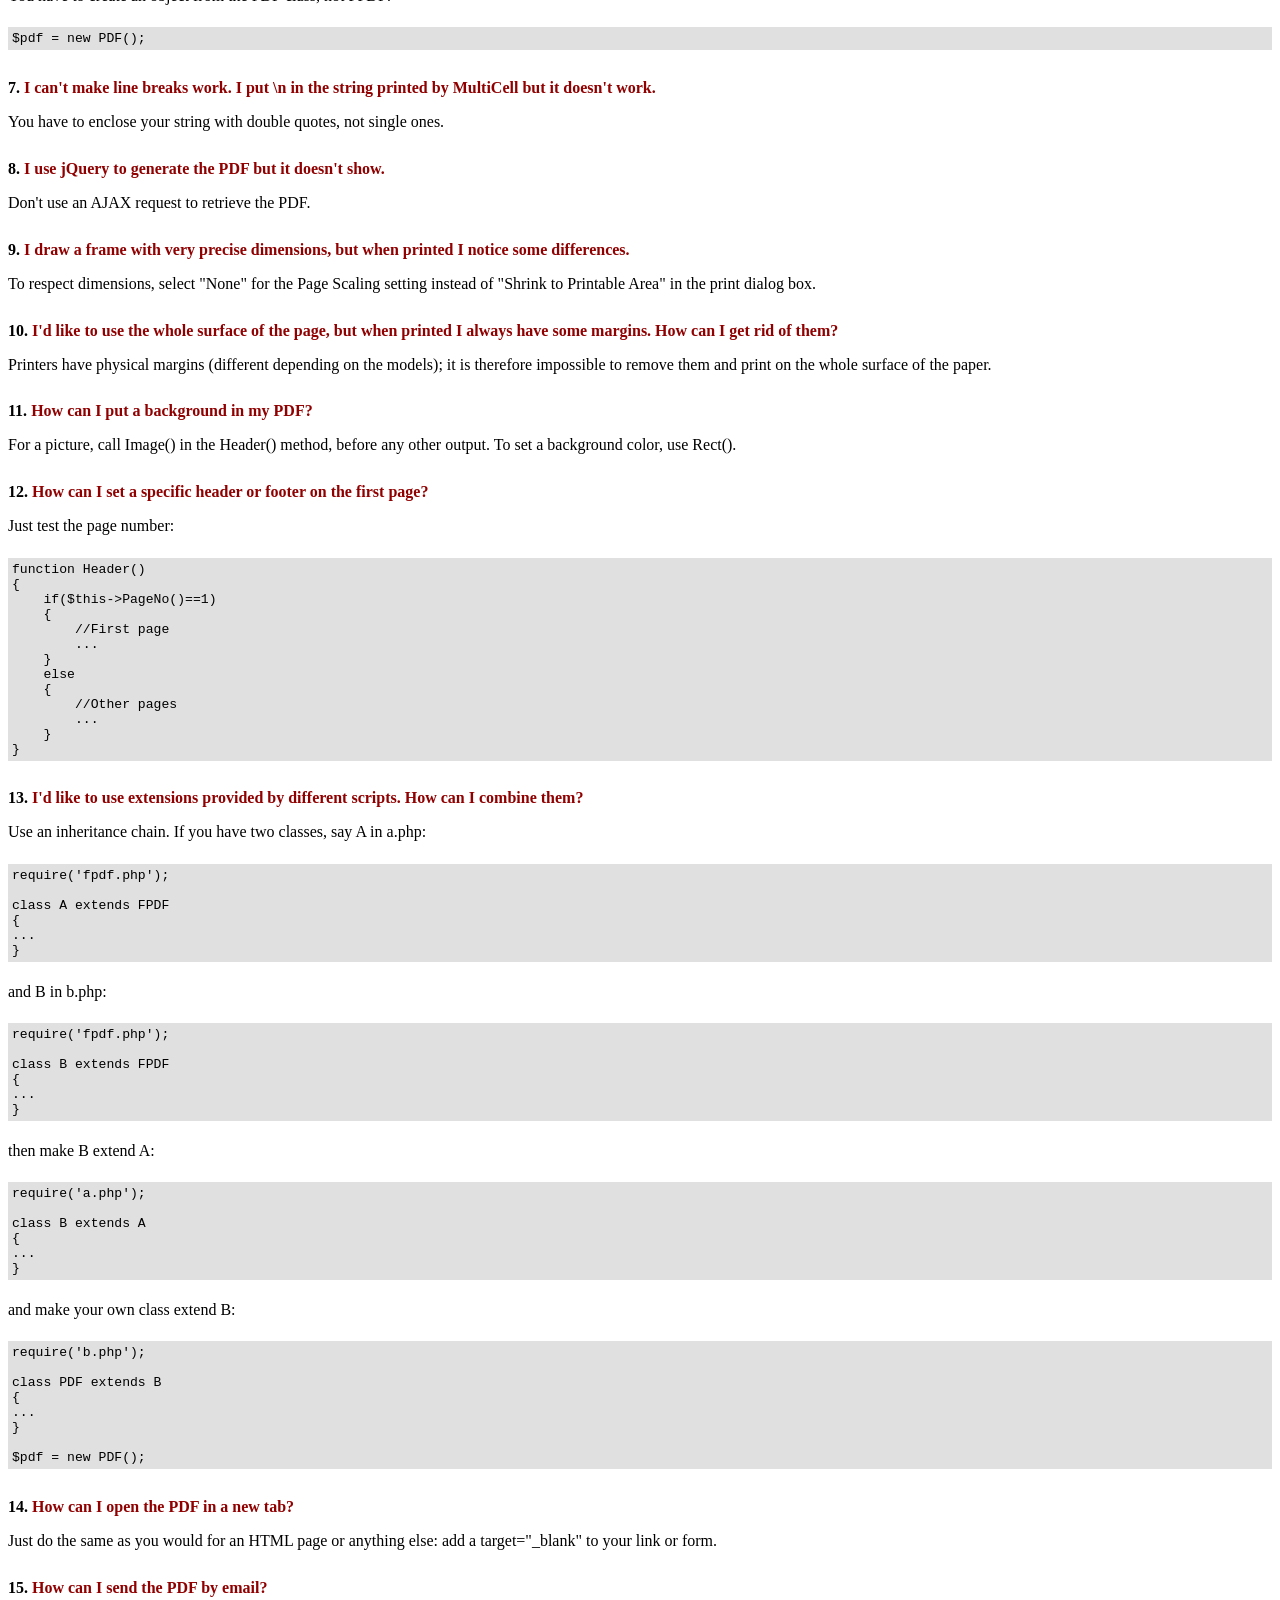
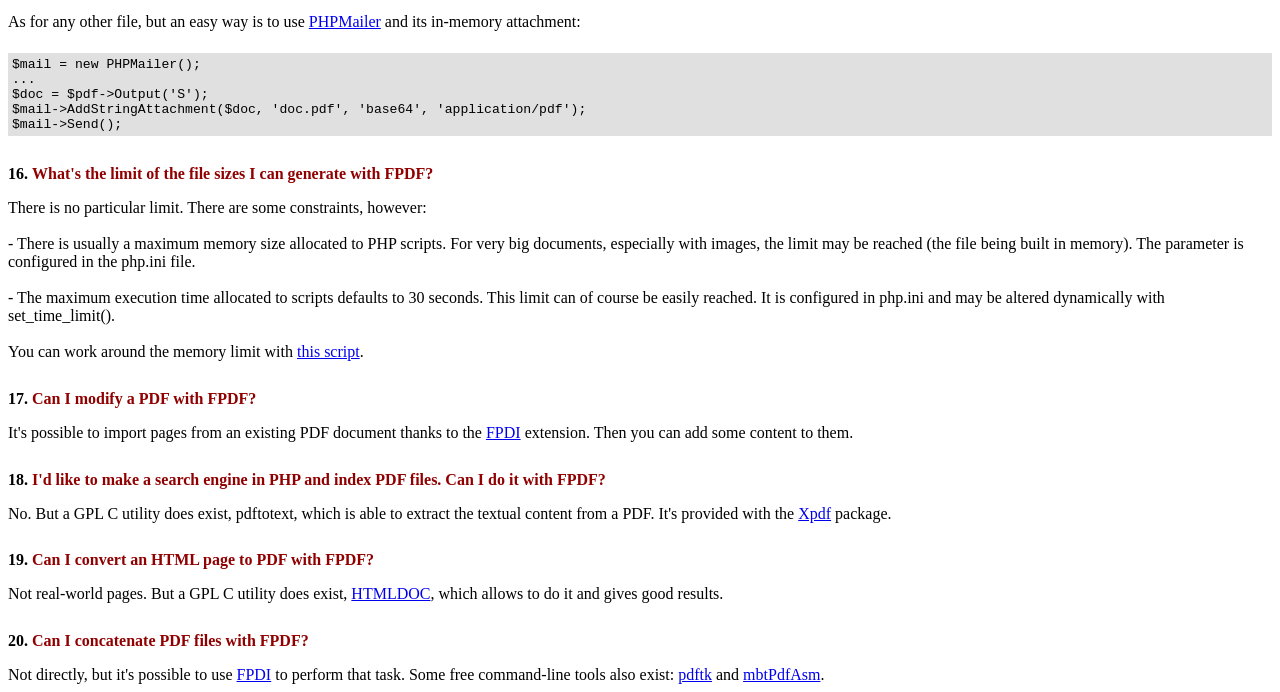
<file: fpdf/FAQ.htm>
<!DOCTYPE html PUBLIC "-//W3C//DTD HTML 4.01 Transitional//EN">
<html>
<head>
<meta http-equiv="Content-Type" content="text/html; charset=UTF-8">
<title>FAQ</title>
<link type="text/css" rel="stylesheet" href="fpdf.css">
<style type="text/css">
ul {list-style-type:none; margin:0; padding:0}
ul#answers li {margin-top:1.8em}
.question {font-weight:bold; color:#900000}
</style>
</head>
<body>
<h1>FAQ</h1>
<ul>
<li><b>1.</b> <a href='#q1'>What's exactly the license of FPDF? Are there any usage restrictions?</a></li>
<li><b>2.</b> <a href='#q2'>I get the following error when I try to generate a PDF: Some data has already been output, can't send PDF file</a></li>
<li><b>3.</b> <a href='#q3'>Accented letters are replaced by some strange characters like Ã©.</a></li>
<li><b>4.</b> <a href='#q4'>I try to display the Euro symbol but it doesn't work.</a></li>
<li><b>5.</b> <a href='#q5'>I try to display a variable in the Header method but nothing prints.</a></li>
<li><b>6.</b> <a href='#q6'>I have defined the Header and Footer methods in my PDF class but nothing shows.</a></li>
<li><b>7.</b> <a href='#q7'>I can't make line breaks work. I put \n in the string printed by MultiCell but it doesn't work.</a></li>
<li><b>8.</b> <a href='#q8'>I use jQuery to generate the PDF but it doesn't show.</a></li>
<li><b>9.</b> <a href='#q9'>I draw a frame with very precise dimensions, but when printed I notice some differences.</a></li>
<li><b>10.</b> <a href='#q10'>I'd like to use the whole surface of the page, but when printed I always have some margins. How can I get rid of them?</a></li>
<li><b>11.</b> <a href='#q11'>How can I put a background in my PDF?</a></li>
<li><b>12.</b> <a href='#q12'>How can I set a specific header or footer on the first page?</a></li>
<li><b>13.</b> <a href='#q13'>I'd like to use extensions provided by different scripts. How can I combine them?</a></li>
<li><b>14.</b> <a href='#q14'>How can I open the PDF in a new tab?</a></li>
<li><b>15.</b> <a href='#q15'>How can I send the PDF by email?</a></li>
<li><b>16.</b> <a href='#q16'>What's the limit of the file sizes I can generate with FPDF?</a></li>
<li><b>17.</b> <a href='#q17'>Can I modify a PDF with FPDF?</a></li>
<li><b>18.</b> <a href='#q18'>I'd like to make a search engine in PHP and index PDF files. Can I do it with FPDF?</a></li>
<li><b>19.</b> <a href='#q19'>Can I convert an HTML page to PDF with FPDF?</a></li>
<li><b>20.</b> <a href='#q20'>Can I concatenate PDF files with FPDF?</a></li>
</ul>

<ul id='answers'>
<li id='q1'>
<p><b>1.</b> <span class='question'>What's exactly the license of FPDF? Are there any usage restrictions?</span></p>
FPDF is released under a permissive license: there is no usage restriction. You may embed it
freely in your application (commercial or not), with or without modifications.
</li>

<li id='q2'>
<p><b>2.</b> <span class='question'>I get the following error when I try to generate a PDF: Some data has already been output, can't send PDF file</span></p>
You must send nothing to the browser except the PDF itself: no HTML, no space, no carriage return. A common
case is having extra blank at the end of an included script file.<br>
<br>
The message may be followed by this indication:<br>
<br>
(output started at script.php:X)<br>
<br>
which gives you exactly the script and line number responsible for the output. If you don't see it,
try adding this line at the very beginning of your script:
<div class="doc-source">
<pre><code>ob_end_clean();</code></pre>
</div>
</li>

<li id='q3'>
<p><b>3.</b> <span class='question'>Accented letters are replaced by some strange characters like Ã©.</span></p>
Don't use UTF-8 with the standard fonts; they expect text encoded in windows-1252.
You can perform a conversion with iconv:
<div class="doc-source">
<pre><code>$str = iconv('UTF-8', 'windows-1252', $str);</code></pre>
</div>
Or with mbstring:
<div class="doc-source">
<pre><code>$str = mb_convert_encoding($str, 'windows-1252', 'UTF-8');</code></pre>
</div>
In case you need characters outside windows-1252, take a look at tutorial #7 or
<a href="http://www.fpdf.org/?go=script&amp;id=92" target="_blank">tFPDF</a>.
</li>

<li id='q4'>
<p><b>4.</b> <span class='question'>I try to display the Euro symbol but it doesn't work.</span></p>
The standard fonts have the Euro character at position 128. You can define a constant like this
for convenience:
<div class="doc-source">
<pre><code>define('EURO', chr(128));</code></pre>
</div>
</li>

<li id='q5'>
<p><b>5.</b> <span class='question'>I try to display a variable in the Header method but nothing prints.</span></p>
You have to use the <code>global</code> keyword to access global variables, for example:
<div class="doc-source">
<pre><code>function Header()
{
    global $title;

    $this-&gt;SetFont('Arial', 'B', 15);
    $this-&gt;Cell(0, 10, $title, 1, 1, 'C');
}

$title = 'My title';</code></pre>
</div>
Alternatively, you can use an object property:
<div class="doc-source">
<pre><code>function Header()
{
    $this-&gt;SetFont('Arial', 'B', 15);
    $this-&gt;Cell(0, 10, $this-&gt;title, 1, 1, 'C');
}

$pdf-&gt;title = 'My title';</code></pre>
</div>
</li>

<li id='q6'>
<p><b>6.</b> <span class='question'>I have defined the Header and Footer methods in my PDF class but nothing shows.</span></p>
You have to create an object from the PDF class, not FPDF:
<div class="doc-source">
<pre><code>$pdf = new PDF();</code></pre>
</div>
</li>

<li id='q7'>
<p><b>7.</b> <span class='question'>I can't make line breaks work. I put \n in the string printed by MultiCell but it doesn't work.</span></p>
You have to enclose your string with double quotes, not single ones.
</li>

<li id='q8'>
<p><b>8.</b> <span class='question'>I use jQuery to generate the PDF but it doesn't show.</span></p>
Don't use an AJAX request to retrieve the PDF.
</li>

<li id='q9'>
<p><b>9.</b> <span class='question'>I draw a frame with very precise dimensions, but when printed I notice some differences.</span></p>
To respect dimensions, select "None" for the Page Scaling setting instead of "Shrink to Printable Area" in the print dialog box.
</li>

<li id='q10'>
<p><b>10.</b> <span class='question'>I'd like to use the whole surface of the page, but when printed I always have some margins. How can I get rid of them?</span></p>
Printers have physical margins (different depending on the models); it is therefore impossible to remove
them and print on the whole surface of the paper.
</li>

<li id='q11'>
<p><b>11.</b> <span class='question'>How can I put a background in my PDF?</span></p>
For a picture, call Image() in the Header() method, before any other output. To set a background color, use Rect().
</li>

<li id='q12'>
<p><b>12.</b> <span class='question'>How can I set a specific header or footer on the first page?</span></p>
Just test the page number:
<div class="doc-source">
<pre><code>function Header()
{
    if($this-&gt;PageNo()==1)
    {
        //First page
        ...
    }
    else
    {
        //Other pages
        ...
    }
}</code></pre>
</div>
</li>

<li id='q13'>
<p><b>13.</b> <span class='question'>I'd like to use extensions provided by different scripts. How can I combine them?</span></p>
Use an inheritance chain. If you have two classes, say A in a.php:
<div class="doc-source">
<pre><code>require('fpdf.php');

class A extends FPDF
{
...
}</code></pre>
</div>
and B in b.php:
<div class="doc-source">
<pre><code>require('fpdf.php');

class B extends FPDF
{
...
}</code></pre>
</div>
then make B extend A:
<div class="doc-source">
<pre><code>require('a.php');

class B extends A
{
...
}</code></pre>
</div>
and make your own class extend B:
<div class="doc-source">
<pre><code>require('b.php');

class PDF extends B
{
...
}

$pdf = new PDF();</code></pre>
</div>
</li>

<li id='q14'>
<p><b>14.</b> <span class='question'>How can I open the PDF in a new tab?</span></p>
Just do the same as you would for an HTML page or anything else: add a target="_blank" to your link or form.
</li>

<li id='q15'>
<p><b>15.</b> <span class='question'>How can I send the PDF by email?</span></p>
As for any other file, but an easy way is to use <a href="https://github.com/PHPMailer/PHPMailer" target="_blank">PHPMailer</a> and
its in-memory attachment:
<div class="doc-source">
<pre><code>$mail = new PHPMailer();
...
$doc = $pdf-&gt;Output('S');
$mail-&gt;AddStringAttachment($doc, 'doc.pdf', 'base64', 'application/pdf');
$mail-&gt;Send();</code></pre>
</div>
</li>

<li id='q16'>
<p><b>16.</b> <span class='question'>What's the limit of the file sizes I can generate with FPDF?</span></p>
There is no particular limit. There are some constraints, however:
<br>
<br>
- There is usually a maximum memory size allocated to PHP scripts. For very big documents,
especially with images, the limit may be reached (the file being built in memory). The
parameter is configured in the php.ini file.
<br>
<br>
- The maximum execution time allocated to scripts defaults to 30 seconds. This limit can of course
be easily reached. It is configured in php.ini and may be altered dynamically with set_time_limit().
<br>
<br>
You can work around the memory limit with <a href="http://www.fpdf.org/?go=script&amp;id=76" target="_blank">this script</a>.
</li>

<li id='q17'>
<p><b>17.</b> <span class='question'>Can I modify a PDF with FPDF?</span></p>
It's possible to import pages from an existing PDF document thanks to the
<a href="https://www.setasign.com/products/fpdi/about/" target="_blank">FPDI</a> extension.
Then you can add some content to them.
</li>

<li id='q18'>
<p><b>18.</b> <span class='question'>I'd like to make a search engine in PHP and index PDF files. Can I do it with FPDF?</span></p>
No. But a GPL C utility does exist, pdftotext, which is able to extract the textual content from a PDF.
It's provided with the <a href="https://www.xpdfreader.com" target="_blank">Xpdf</a> package.
</li>

<li id='q19'>
<p><b>19.</b> <span class='question'>Can I convert an HTML page to PDF with FPDF?</span></p>
Not real-world pages. But a GPL C utility does exist, <a href="https://www.msweet.org/htmldoc/" target="_blank">HTMLDOC</a>,
which allows to do it and gives good results.
</li>

<li id='q20'>
<p><b>20.</b> <span class='question'>Can I concatenate PDF files with FPDF?</span></p>
Not directly, but it's possible to use <a href="https://www.setasign.com/products/fpdi/demos/concatenate-fake/" target="_blank">FPDI</a>
to perform that task. Some free command-line tools also exist:
<a href="https://www.pdflabs.com/tools/pdftk-the-pdf-toolkit/" target="_blank">pdftk</a> and
<a href="http://thierry.schmit.free.fr/spip/spip.php?article15" target="_blank">mbtPdfAsm</a>.
</li>
</ul>
</body>
</html>
</file>
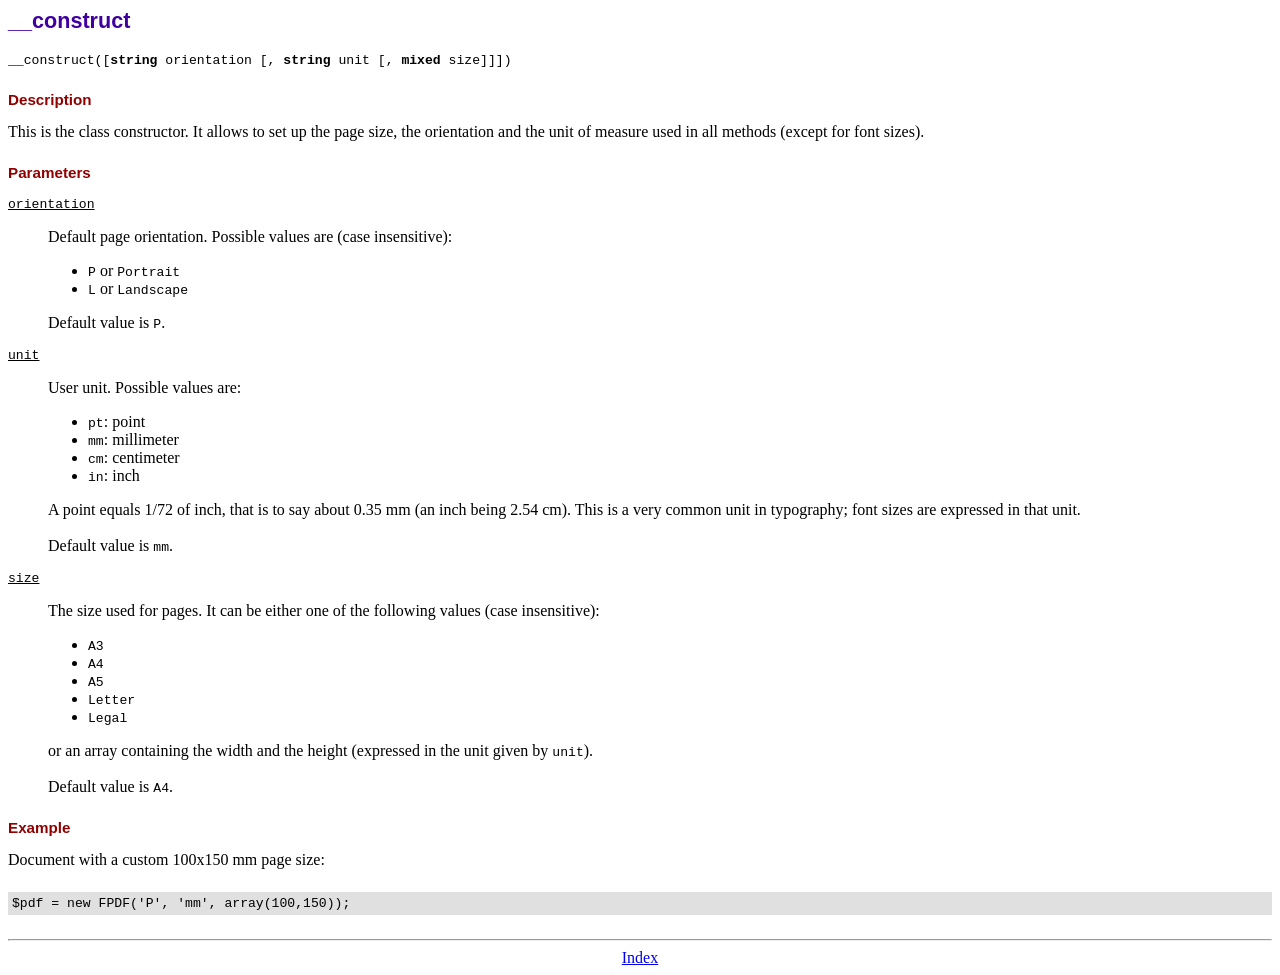
<file: fpdf/doc/__construct.htm>
<!DOCTYPE html PUBLIC "-//W3C//DTD HTML 4.01 Transitional//EN">
<html>
<head>
<meta http-equiv="Content-Type" content="text/html; charset=UTF-8">
<title>__construct</title>
<link type="text/css" rel="stylesheet" href="../fpdf.css">
</head>
<body>
<h1>__construct</h1>
<code>__construct([<b>string</b> orientation [, <b>string</b> unit [, <b>mixed</b> size]]])</code>
<h2>Description</h2>
This is the class constructor. It allows to set up the page size, the orientation and the
unit of measure used in all methods (except for font sizes).
<h2>Parameters</h2>
<dl class="param">
<dt><code>orientation</code></dt>
<dd>
Default page orientation. Possible values are (case insensitive):
<ul>
<li><code>P</code> or <code>Portrait</code></li>
<li><code>L</code> or <code>Landscape</code></li>
</ul>
Default value is <code>P</code>.
</dd>
<dt><code>unit</code></dt>
<dd>
User unit. Possible values are:
<ul>
<li><code>pt</code>: point</li>
<li><code>mm</code>: millimeter</li>
<li><code>cm</code>: centimeter</li>
<li><code>in</code>: inch</li>
</ul>
A point equals 1/72 of inch, that is to say about 0.35 mm (an inch being 2.54 cm). This
is a very common unit in typography; font sizes are expressed in that unit.
<br>
<br>
Default value is <code>mm</code>.
</dd>
<dt><code>size</code></dt>
<dd>
The size used for pages. It can be either one of the following values (case insensitive):
<ul>
<li><code>A3</code></li>
<li><code>A4</code></li>
<li><code>A5</code></li>
<li><code>Letter</code></li>
<li><code>Legal</code></li>
</ul>
or an array containing the width and the height (expressed in the unit given by <code>unit</code>).<br>
<br>
Default value is <code>A4</code>.
</dd>
</dl>
<h2>Example</h2>
Document with a custom 100x150 mm page size:
<div class="doc-source">
<pre><code>$pdf = new FPDF('P', 'mm', array(100,150));</code></pre>
</div>
<hr style="margin-top:1.5em">
<div style="text-align:center"><a href="index.htm">Index</a></div>
</body>
</html>
</file>
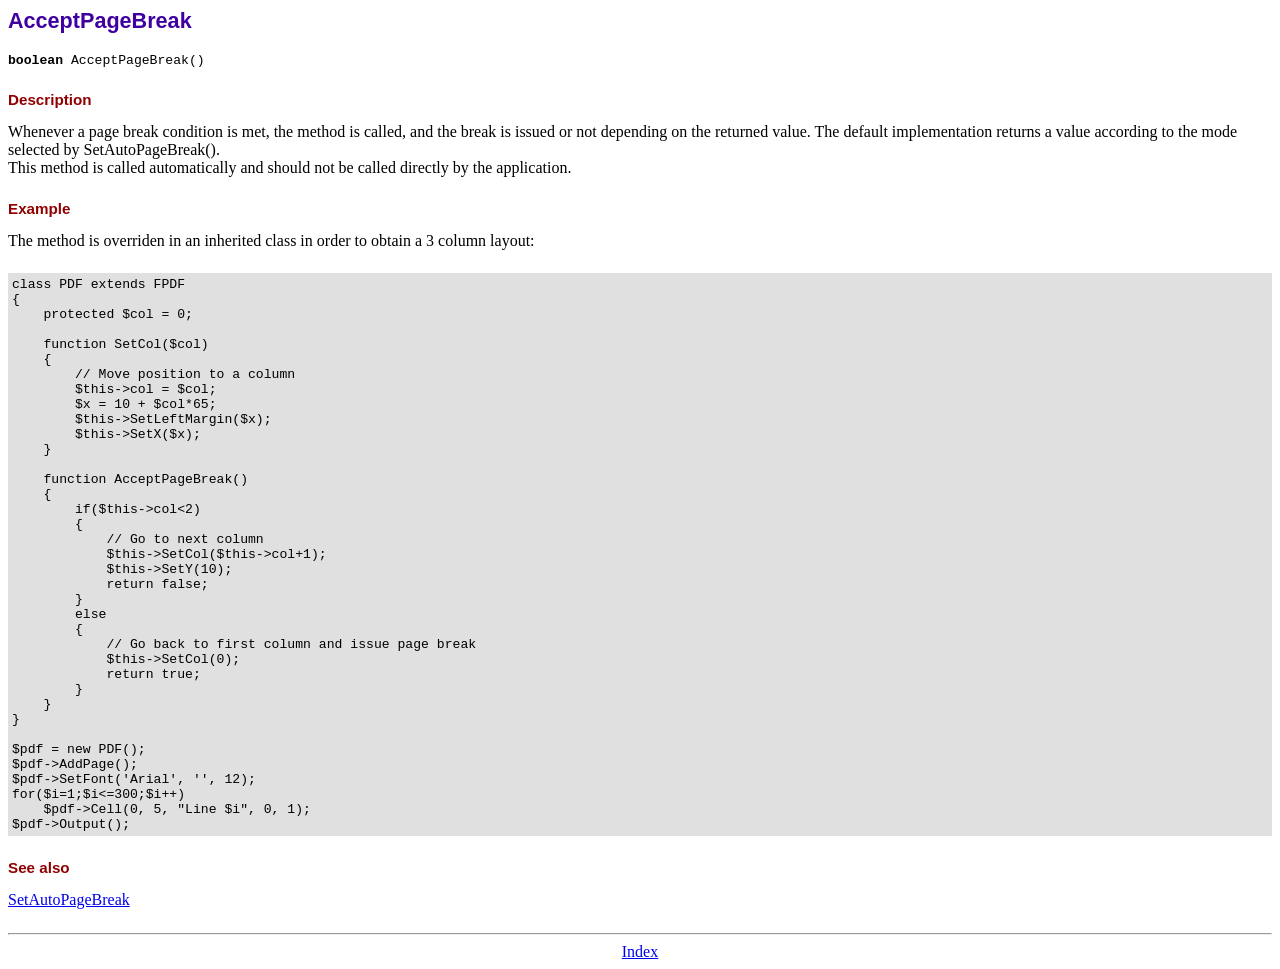
<file: fpdf/doc/acceptpagebreak.htm>
<!DOCTYPE html PUBLIC "-//W3C//DTD HTML 4.01 Transitional//EN">
<html>
<head>
<meta http-equiv="Content-Type" content="text/html; charset=UTF-8">
<title>AcceptPageBreak</title>
<link type="text/css" rel="stylesheet" href="../fpdf.css">
</head>
<body>
<h1>AcceptPageBreak</h1>
<code><b>boolean</b> AcceptPageBreak()</code>
<h2>Description</h2>
Whenever a page break condition is met, the method is called, and the break is issued or not
depending on the returned value. The default implementation returns a value according to the
mode selected by SetAutoPageBreak().
<br>
This method is called automatically and should not be called directly by the application.
<h2>Example</h2>
The method is overriden in an inherited class in order to obtain a 3 column layout:
<div class="doc-source">
<pre><code>class PDF extends FPDF
{
    protected $col = 0;

    function SetCol($col)
    {
        // Move position to a column
        $this-&gt;col = $col;
        $x = 10 + $col*65;
        $this-&gt;SetLeftMargin($x);
        $this-&gt;SetX($x);
    }

    function AcceptPageBreak()
    {
        if($this-&gt;col&lt;2)
        {
            // Go to next column
            $this-&gt;SetCol($this-&gt;col+1);
            $this-&gt;SetY(10);
            return false;
        }
        else
        {
            // Go back to first column and issue page break
            $this-&gt;SetCol(0);
            return true;
        }
    }
}

$pdf = new PDF();
$pdf-&gt;AddPage();
$pdf-&gt;SetFont('Arial', '', 12);
for($i=1;$i&lt;=300;$i++)
    $pdf-&gt;Cell(0, 5, "Line $i", 0, 1);
$pdf-&gt;Output();</code></pre>
</div>
<h2>See also</h2>
<a href="setautopagebreak.htm">SetAutoPageBreak</a>
<hr style="margin-top:1.5em">
<div style="text-align:center"><a href="index.htm">Index</a></div>
</body>
</html>
</file>
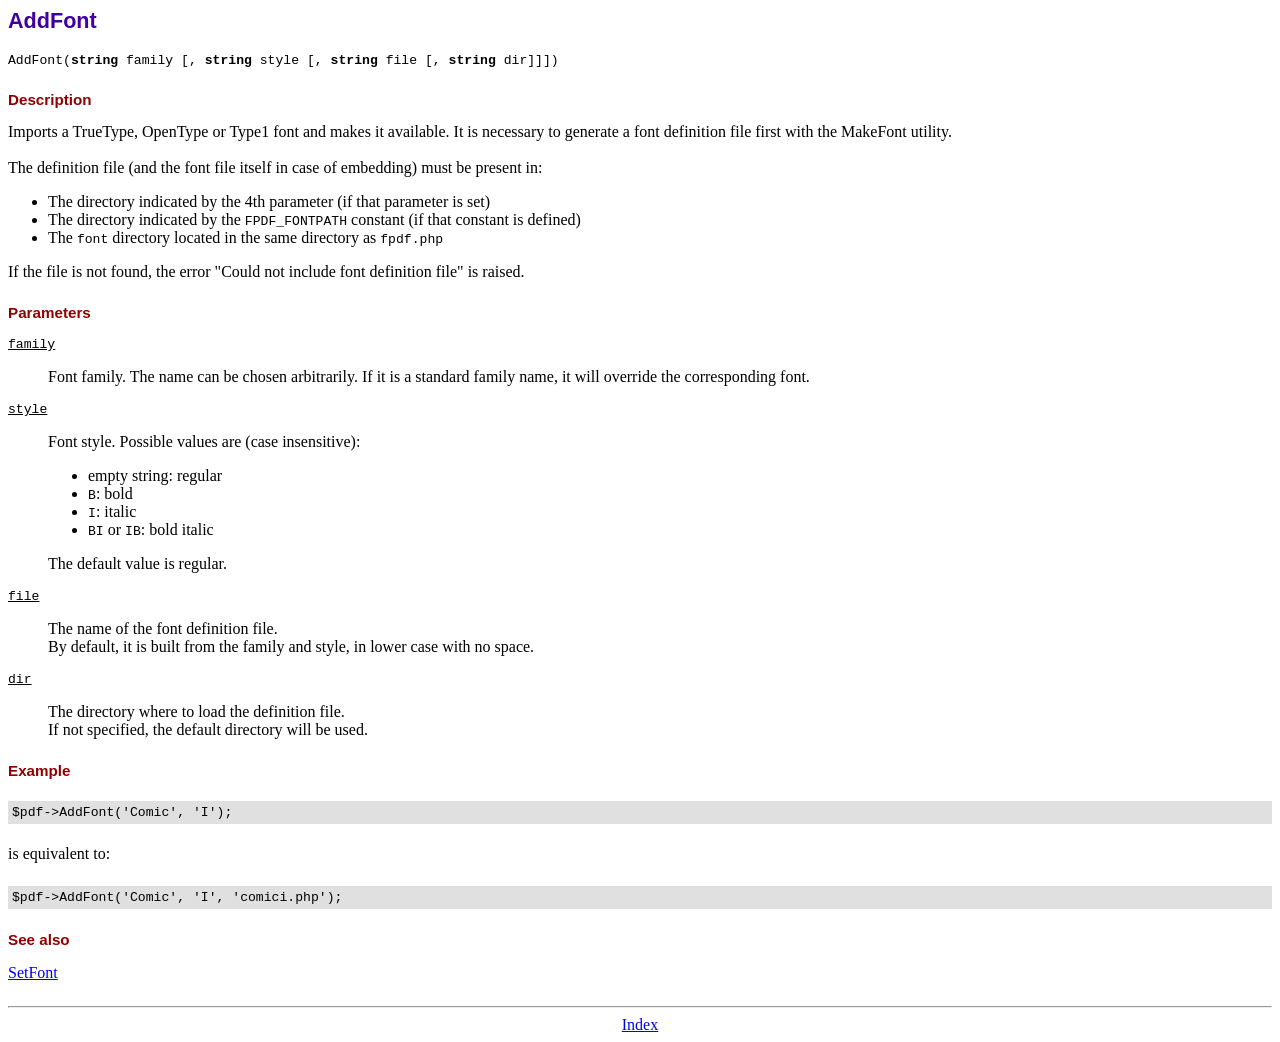
<file: fpdf/doc/addfont.htm>
<!DOCTYPE html PUBLIC "-//W3C//DTD HTML 4.01 Transitional//EN">
<html>
<head>
<meta http-equiv="Content-Type" content="text/html; charset=UTF-8">
<title>AddFont</title>
<link type="text/css" rel="stylesheet" href="../fpdf.css">
</head>
<body>
<h1>AddFont</h1>
<code>AddFont(<b>string</b> family [, <b>string</b> style [, <b>string</b> file [, <b>string</b> dir]]])</code>
<h2>Description</h2>
Imports a TrueType, OpenType or Type1 font and makes it available. It is necessary to generate a font
definition file first with the MakeFont utility.
<br>
<br>
The definition file (and the font file itself in case of embedding) must be present in:
<ul>
<li>The directory indicated by the 4th parameter (if that parameter is set)</li>
<li>The directory indicated by the <code>FPDF_FONTPATH</code> constant (if that constant is defined)</li>
<li>The <code>font</code> directory located in the same directory as <code>fpdf.php</code></li>
</ul>
If the file is not found, the error "Could not include font definition file" is raised.
<h2>Parameters</h2>
<dl class="param">
<dt><code>family</code></dt>
<dd>
Font family. The name can be chosen arbitrarily. If it is a standard family name, it will
override the corresponding font.
</dd>
<dt><code>style</code></dt>
<dd>
Font style. Possible values are (case insensitive):
<ul>
<li>empty string: regular</li>
<li><code>B</code>: bold</li>
<li><code>I</code>: italic</li>
<li><code>BI</code> or <code>IB</code>: bold italic</li>
</ul>
The default value is regular.
</dd>
<dt><code>file</code></dt>
<dd>
The name of the font definition file.
<br>
By default, it is built from the family and style, in lower case with no space.
</dd>
<dt><code>dir</code></dt>
<dd>
The directory where to load the definition file.
<br>
If not specified, the default directory will be used.
</dd>
</dl>
<h2>Example</h2>
<div class="doc-source">
<pre><code>$pdf-&gt;AddFont('Comic', 'I');</code></pre>
</div>
is equivalent to:
<div class="doc-source">
<pre><code>$pdf-&gt;AddFont('Comic', 'I', 'comici.php');</code></pre>
</div>
<h2>See also</h2>
<a href="setfont.htm">SetFont</a>
<hr style="margin-top:1.5em">
<div style="text-align:center"><a href="index.htm">Index</a></div>
</body>
</html>
</file>
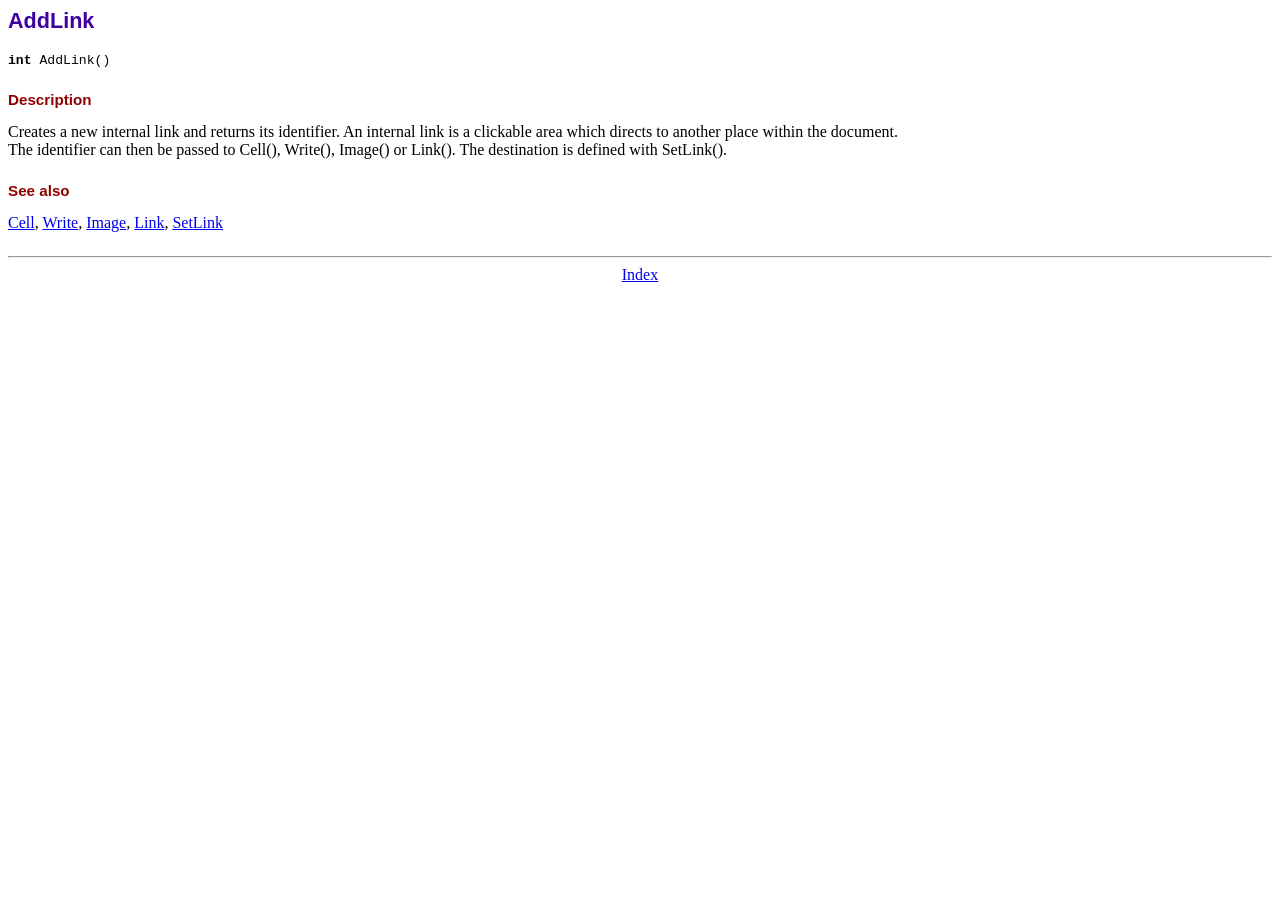
<file: fpdf/doc/addlink.htm>
<!DOCTYPE html PUBLIC "-//W3C//DTD HTML 4.01 Transitional//EN">
<html>
<head>
<meta http-equiv="Content-Type" content="text/html; charset=UTF-8">
<title>AddLink</title>
<link type="text/css" rel="stylesheet" href="../fpdf.css">
</head>
<body>
<h1>AddLink</h1>
<code><b>int</b> AddLink()</code>
<h2>Description</h2>
Creates a new internal link and returns its identifier. An internal link is a clickable area
which directs to another place within the document.
<br>
The identifier can then be passed to Cell(), Write(), Image() or Link(). The destination is
defined with SetLink().
<h2>See also</h2>
<a href="cell.htm">Cell</a>,
<a href="write.htm">Write</a>,
<a href="image.htm">Image</a>,
<a href="link.htm">Link</a>,
<a href="setlink.htm">SetLink</a>
<hr style="margin-top:1.5em">
<div style="text-align:center"><a href="index.htm">Index</a></div>
</body>
</html>
</file>
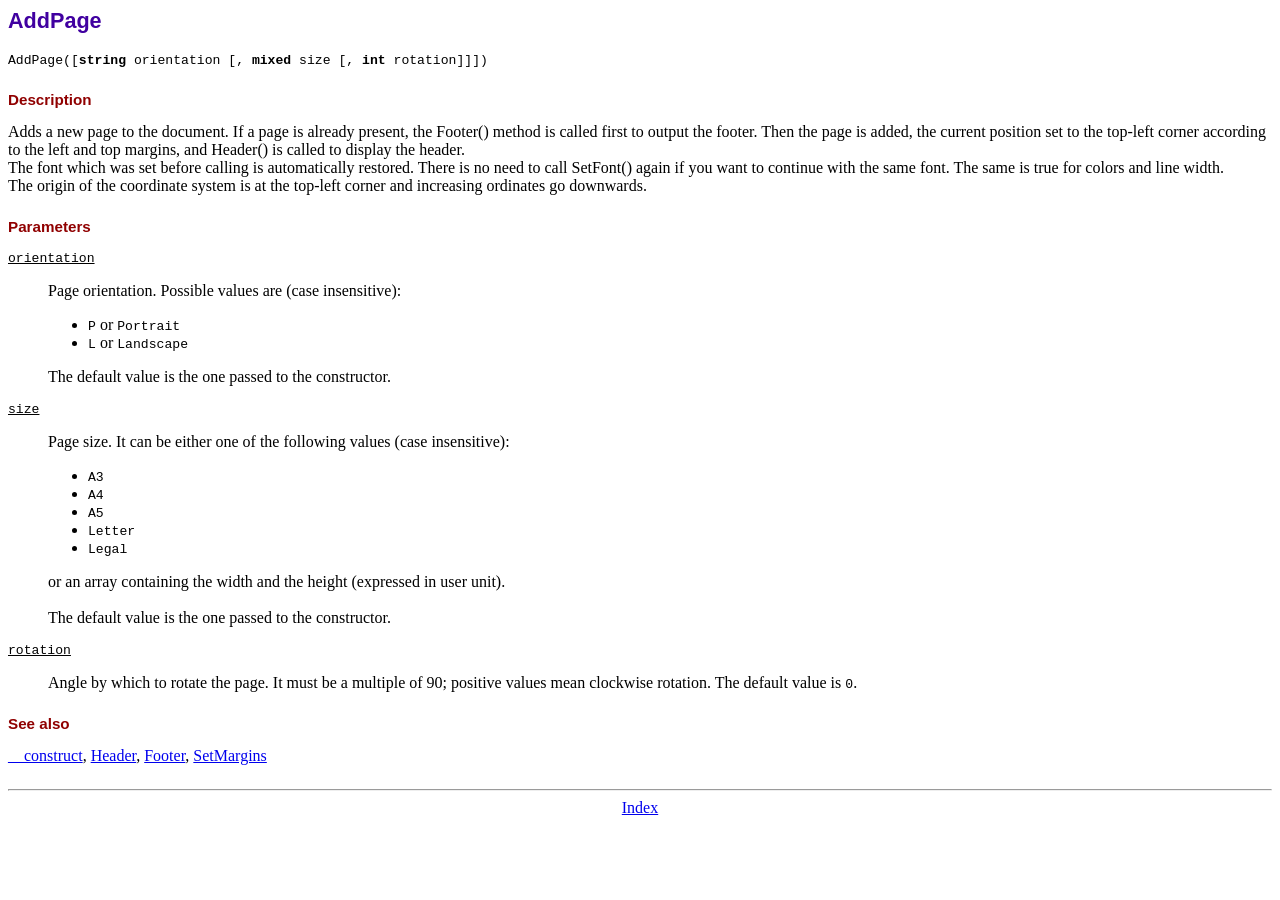
<file: fpdf/doc/addpage.htm>
<!DOCTYPE html PUBLIC "-//W3C//DTD HTML 4.01 Transitional//EN">
<html>
<head>
<meta http-equiv="Content-Type" content="text/html; charset=UTF-8">
<title>AddPage</title>
<link type="text/css" rel="stylesheet" href="../fpdf.css">
</head>
<body>
<h1>AddPage</h1>
<code>AddPage([<b>string</b> orientation [, <b>mixed</b> size [, <b>int</b> rotation]]])</code>
<h2>Description</h2>
Adds a new page to the document. If a page is already present, the Footer() method is called
first to output the footer. Then the page is added, the current position set to the top-left
corner according to the left and top margins, and Header() is called to display the header.
<br>
The font which was set before calling is automatically restored. There is no need to call
SetFont() again if you want to continue with the same font. The same is true for colors and
line width.
<br>
The origin of the coordinate system is at the top-left corner and increasing ordinates go
downwards.
<h2>Parameters</h2>
<dl class="param">
<dt><code>orientation</code></dt>
<dd>
Page orientation. Possible values are (case insensitive):
<ul>
<li><code>P</code> or <code>Portrait</code></li>
<li><code>L</code> or <code>Landscape</code></li>
</ul>
The default value is the one passed to the constructor.
</dd>
<dt><code>size</code></dt>
<dd>
Page size. It can be either one of the following values (case insensitive):
<ul>
<li><code>A3</code></li>
<li><code>A4</code></li>
<li><code>A5</code></li>
<li><code>Letter</code></li>
<li><code>Legal</code></li>
</ul>
or an array containing the width and the height (expressed in user unit).<br>
<br>
The default value is the one passed to the constructor.
</dd>
<dt><code>rotation</code></dt>
<dd>
Angle by which to rotate the page. It must be a multiple of 90; positive values
mean clockwise rotation. The default value is <code>0</code>.
</dd>
</dl>
<h2>See also</h2>
<a href="__construct.htm">__construct</a>,
<a href="header.htm">Header</a>,
<a href="footer.htm">Footer</a>,
<a href="setmargins.htm">SetMargins</a>
<hr style="margin-top:1.5em">
<div style="text-align:center"><a href="index.htm">Index</a></div>
</body>
</html>
</file>
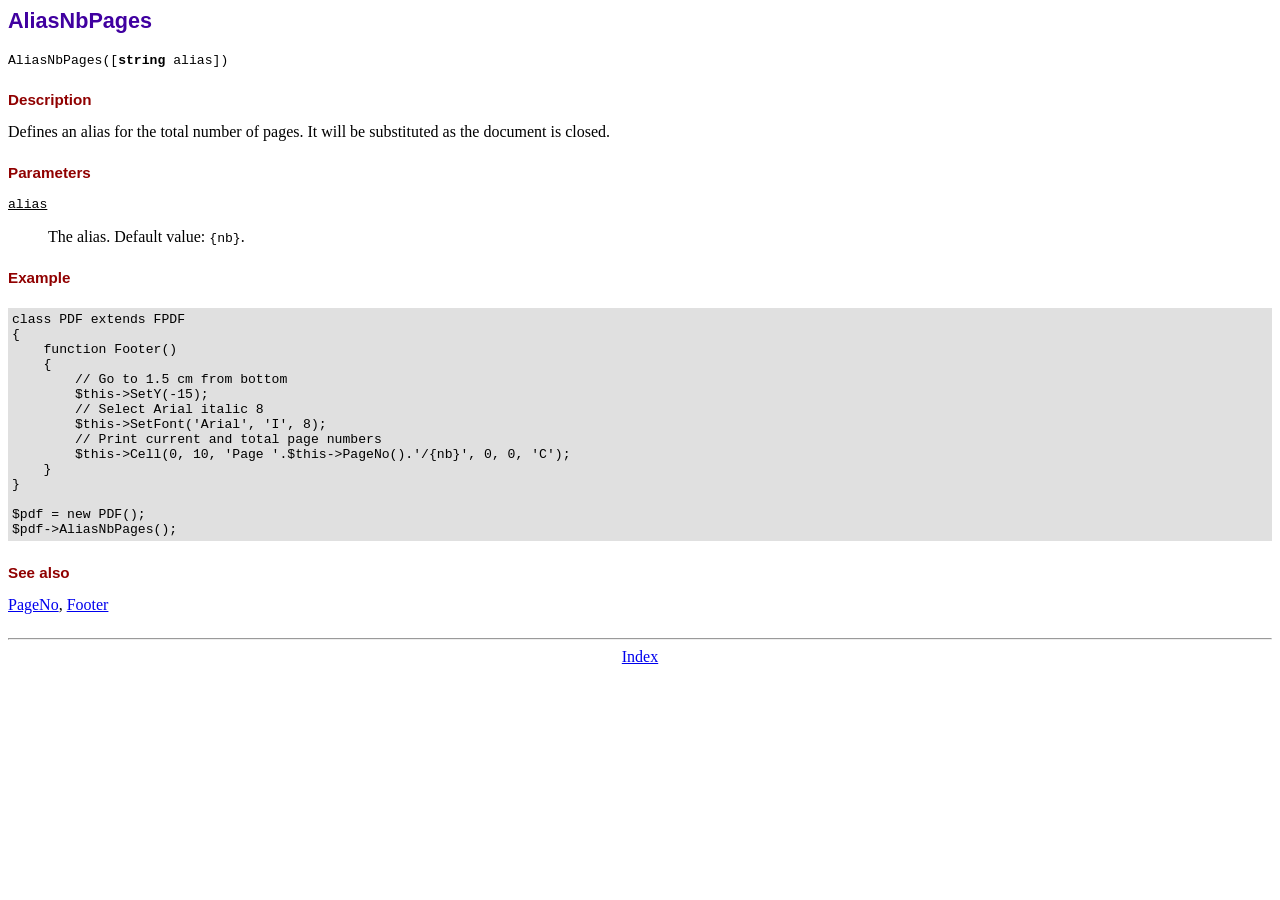
<file: fpdf/doc/aliasnbpages.htm>
<!DOCTYPE html PUBLIC "-//W3C//DTD HTML 4.01 Transitional//EN">
<html>
<head>
<meta http-equiv="Content-Type" content="text/html; charset=UTF-8">
<title>AliasNbPages</title>
<link type="text/css" rel="stylesheet" href="../fpdf.css">
</head>
<body>
<h1>AliasNbPages</h1>
<code>AliasNbPages([<b>string</b> alias])</code>
<h2>Description</h2>
Defines an alias for the total number of pages. It will be substituted as the document is
closed.
<h2>Parameters</h2>
<dl class="param">
<dt><code>alias</code></dt>
<dd>
The alias. Default value: <code>{nb}</code>.
</dd>
</dl>
<h2>Example</h2>
<div class="doc-source">
<pre><code>class PDF extends FPDF
{
    function Footer()
    {
        // Go to 1.5 cm from bottom
        $this-&gt;SetY(-15);
        // Select Arial italic 8
        $this-&gt;SetFont('Arial', 'I', 8);
        // Print current and total page numbers
        $this-&gt;Cell(0, 10, 'Page '.$this-&gt;PageNo().'/{nb}', 0, 0, 'C');
    }
}

$pdf = new PDF();
$pdf-&gt;AliasNbPages();</code></pre>
</div>
<h2>See also</h2>
<a href="pageno.htm">PageNo</a>,
<a href="footer.htm">Footer</a>
<hr style="margin-top:1.5em">
<div style="text-align:center"><a href="index.htm">Index</a></div>
</body>
</html>
</file>
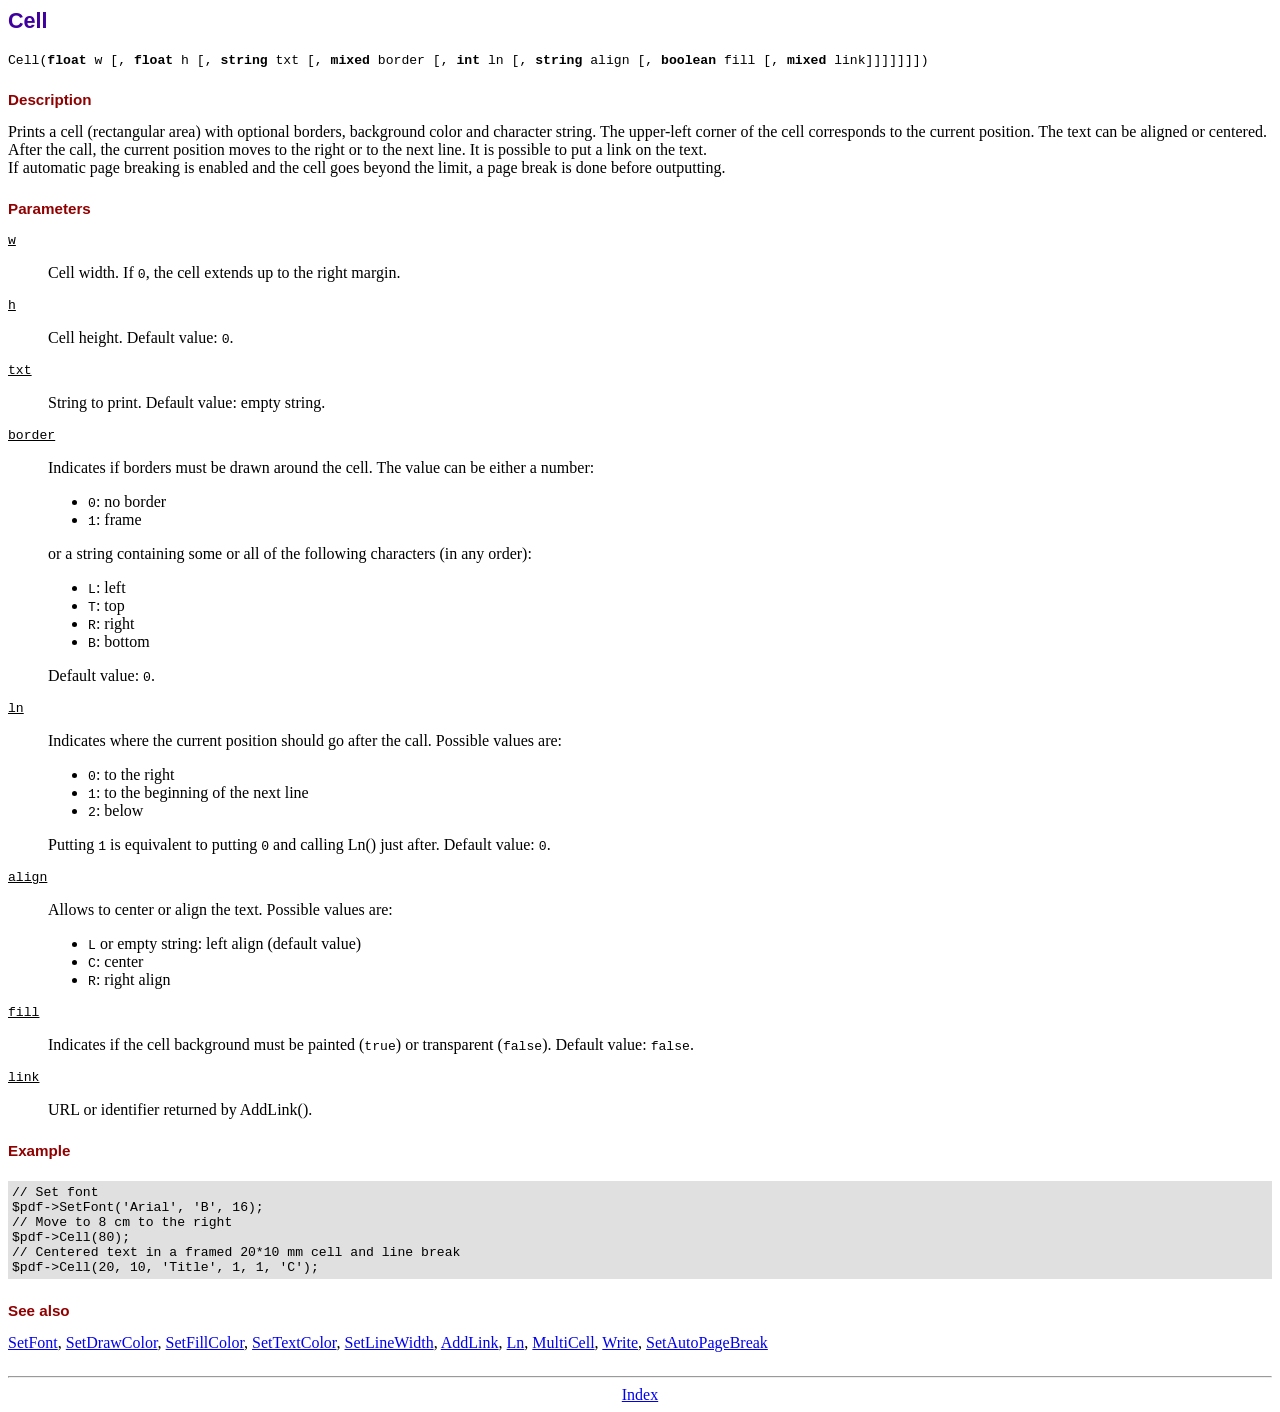
<file: fpdf/doc/cell.htm>
<!DOCTYPE html PUBLIC "-//W3C//DTD HTML 4.01 Transitional//EN">
<html>
<head>
<meta http-equiv="Content-Type" content="text/html; charset=UTF-8">
<title>Cell</title>
<link type="text/css" rel="stylesheet" href="../fpdf.css">
</head>
<body>
<h1>Cell</h1>
<code>Cell(<b>float</b> w [, <b>float</b> h [, <b>string</b> txt [, <b>mixed</b> border [, <b>int</b> ln [, <b>string</b> align [, <b>boolean</b> fill [, <b>mixed</b> link]]]]]]])</code>
<h2>Description</h2>
Prints a cell (rectangular area) with optional borders, background color and character string.
The upper-left corner of the cell corresponds to the current position. The text can be aligned
or centered. After the call, the current position moves to the right or to the next line. It is
possible to put a link on the text.
<br>
If automatic page breaking is enabled and the cell goes beyond the limit, a page break is
done before outputting.
<h2>Parameters</h2>
<dl class="param">
<dt><code>w</code></dt>
<dd>
Cell width. If <code>0</code>, the cell extends up to the right margin.
</dd>
<dt><code>h</code></dt>
<dd>
Cell height.
Default value: <code>0</code>.
</dd>
<dt><code>txt</code></dt>
<dd>
String to print.
Default value: empty string.
</dd>
<dt><code>border</code></dt>
<dd>
Indicates if borders must be drawn around the cell. The value can be either a number:
<ul>
<li><code>0</code>: no border</li>
<li><code>1</code>: frame</li>
</ul>
or a string containing some or all of the following characters (in any order):
<ul>
<li><code>L</code>: left</li>
<li><code>T</code>: top</li>
<li><code>R</code>: right</li>
<li><code>B</code>: bottom</li>
</ul>
Default value: <code>0</code>.
</dd>
<dt><code>ln</code></dt>
<dd>
Indicates where the current position should go after the call. Possible values are:
<ul>
<li><code>0</code>: to the right</li>
<li><code>1</code>: to the beginning of the next line</li>
<li><code>2</code>: below</li>
</ul>
Putting <code>1</code> is equivalent to putting <code>0</code> and calling Ln() just after.
Default value: <code>0</code>.
</dd>
<dt><code>align</code></dt>
<dd>
Allows to center or align the text. Possible values are:
<ul>
<li><code>L</code> or empty string: left align (default value)</li>
<li><code>C</code>: center</li>
<li><code>R</code>: right align</li>
</ul>
</dd>
<dt><code>fill</code></dt>
<dd>
Indicates if the cell background must be painted (<code>true</code>) or transparent (<code>false</code>).
Default value: <code>false</code>.
</dd>
<dt><code>link</code></dt>
<dd>
URL or identifier returned by AddLink().
</dd>
</dl>
<h2>Example</h2>
<div class="doc-source">
<pre><code>// Set font
$pdf-&gt;SetFont('Arial', 'B', 16);
// Move to 8 cm to the right
$pdf-&gt;Cell(80);
// Centered text in a framed 20*10 mm cell and line break
$pdf-&gt;Cell(20, 10, 'Title', 1, 1, 'C');</code></pre>
</div>
<h2>See also</h2>
<a href="setfont.htm">SetFont</a>,
<a href="setdrawcolor.htm">SetDrawColor</a>,
<a href="setfillcolor.htm">SetFillColor</a>,
<a href="settextcolor.htm">SetTextColor</a>,
<a href="setlinewidth.htm">SetLineWidth</a>,
<a href="addlink.htm">AddLink</a>,
<a href="ln.htm">Ln</a>,
<a href="multicell.htm">MultiCell</a>,
<a href="write.htm">Write</a>,
<a href="setautopagebreak.htm">SetAutoPageBreak</a>
<hr style="margin-top:1.5em">
<div style="text-align:center"><a href="index.htm">Index</a></div>
</body>
</html>
</file>
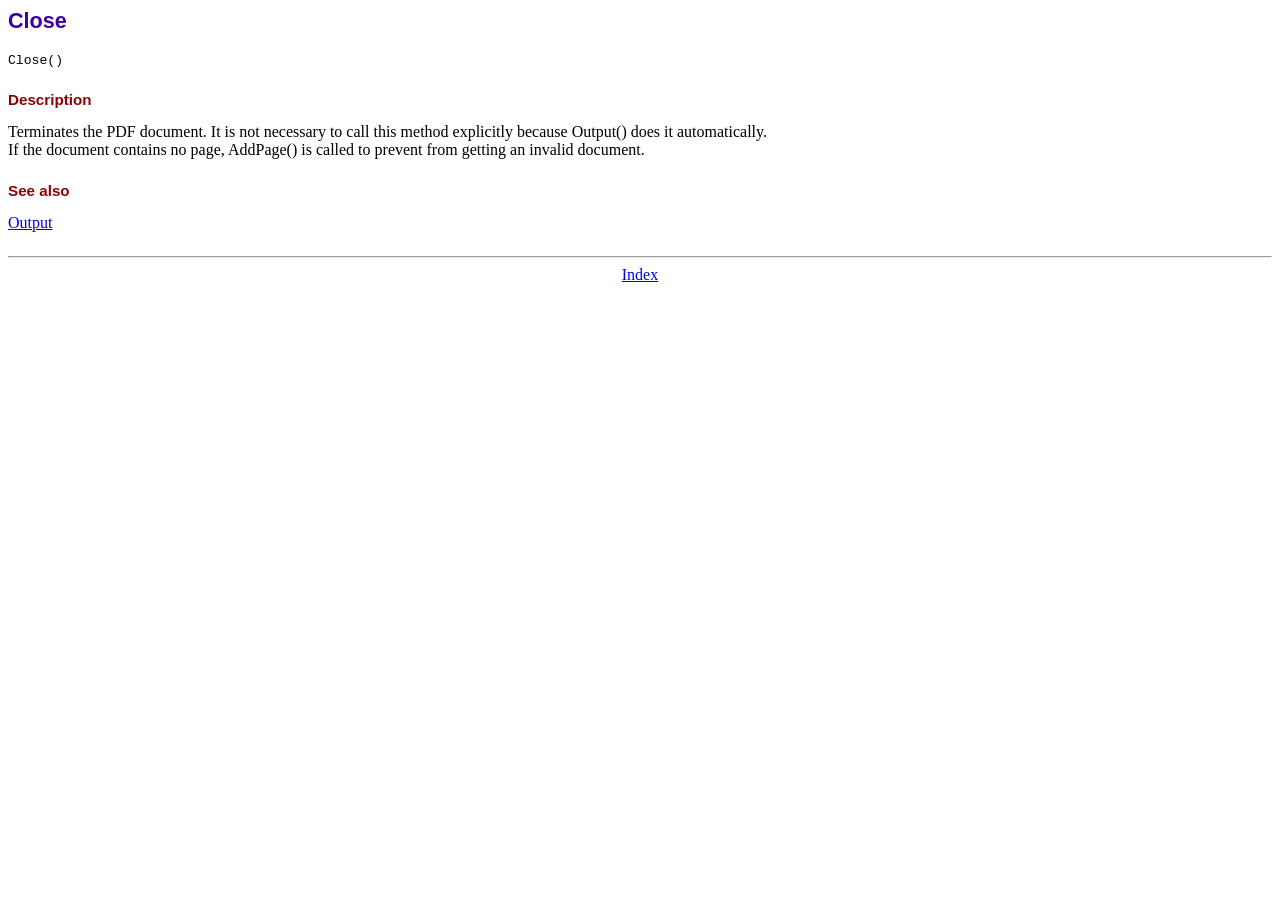
<file: fpdf/doc/close.htm>
<!DOCTYPE html PUBLIC "-//W3C//DTD HTML 4.01 Transitional//EN">
<html>
<head>
<meta http-equiv="Content-Type" content="text/html; charset=UTF-8">
<title>Close</title>
<link type="text/css" rel="stylesheet" href="../fpdf.css">
</head>
<body>
<h1>Close</h1>
<code>Close()</code>
<h2>Description</h2>
Terminates the PDF document. It is not necessary to call this method explicitly because Output()
does it automatically.
<br>
If the document contains no page, AddPage() is called to prevent from getting an invalid document.
<h2>See also</h2>
<a href="output.htm">Output</a>
<hr style="margin-top:1.5em">
<div style="text-align:center"><a href="index.htm">Index</a></div>
</body>
</html>
</file>
<file: assets/style-enhanced.css>
/* ================= ENHANCED MEDICAL UI STYLES ================= */

/* ================= RESET & BASE ================= */
* {
    margin: 0;
    padding: 0;
    box-sizing: border-box;
}

html {
    scroll-behavior: smooth;
}

body {
    font-family: "Inter", "Segoe UI", -apple-system, BlinkMacSystemFont, sans-serif;
    background: linear-gradient(135deg, #FFFFFF 0%, #F0F8FF 50%, #E8F4FF 100%);
    background-attachment: fixed;
    color: var(--neutral-dark);
    padding: 20px;
    /* padding-top: 100px; */
    min-height: 100vh;
    line-height: 1.6;
    position: relative;
    top: 160px;
}

body::before {
    content: "";
    position: fixed;
    top: 0;
    left: 0;
    right: 0;
    bottom: 0;
    background: url("data:image/svg+xml,%3Csvg width='60' height='60' viewBox='0 0 60 60' xmlns='http://www.w3.org/2000/svg'%3E%3Cg fill='none' fill-rule='evenodd'%3E%3Cg fill='%230066CC' fill-opacity='0.02'%3E%3Cpath d='M36 34v-4h-2v4h-4v2h4v4h2v-4h4v-2h-4zm0-30V0h-2v4h-4v2h4v4h2V6h4V4h-4zM6 34v-4H4v4H0v2h4v4h2v-4h4v-2H6zM6 4V0H4v4H0v2h4v4h2V6h4V4H6z'/%3E%3C/g%3E%3C/g%3E%3C/svg%3E");
    pointer-events: none;
    z-index: -1;
}

/* ================= ENHANCED MEDICAL COLOR PALETTE ================= */
:root {
    --primary-medical: #0052CC;
    --primary-dark: #003D99;
    --primary-light: #E8F4FF;
    --medical-blue: #0066FF;
    --medical-cyan: #00D4FF;
    --health-green: #0A8F0A;
    --health-light: #E8FFF0;
    --warning-amber: #FF6B00;
    --warning-light: #FFF3E0;
    --danger-red: #DC2626;
    --danger-light: #FFEBEE;
    --neutral-gray: #3B3A39;
    --neutral-light: #FAF9F6;
    --neutral-dark: #201F1D;
    --white: #FFFFFF;
    --accent-purple: #6B46C1;
    --accent-pink: #EC4899;
    --shadow-sm: 0 1px 3px rgba(0, 0, 0, 0.1);
    --shadow-md: 0 2px 6px rgba(0, 0, 0, 0.1);
    --shadow-lg: 0 4px 12px rgba(0, 0, 0, 0.1);
    --shadow-xl: 0 6px 16px rgba(0, 0, 0, 0.1);
    --gradient-primary: linear-gradient(135deg, var(--primary-medical), var(--medical-blue));
    --gradient-success: linear-gradient(135deg, var(--health-green), #0A7E0A);
    --gradient-warning: linear-gradient(135deg, var(--warning-amber), #E55A00);
    --gradient-danger: linear-gradient(135deg, var(--danger-red), #B91C1C);
    --gradient-accent: linear-gradient(135deg, var(--accent-purple), var(--accent-pink));
    --border-radius: 16px;
    --border-radius-sm: 8px;
    --border-radius-lg: 24px;
    --transition: all 0.3s cubic-bezier(0.4, 0, 0.2, 1);
}

/* ================= ADVANCED KEYFRAMES ================= */
@keyframes fadeInUp {
    from {
        opacity: 0;
        transform: translateY(40px) scale(0.95);
    }

    to {
        opacity: 1;
        transform: translateY(0) scale(1);
    }
}

@keyframes slideInLeft {
    from {
        opacity: 0;
        transform: translateX(-40px);
    }

    to {
        opacity: 1;
        transform: translateX(0);
    }
}

@keyframes slideInRight {
    from {
        opacity: 0;
        transform: translateX(40px);
    }

    to {
        opacity: 1;
        transform: translateX(0);
    }
}

@keyframes pulse {

    0%,
    100% {
        transform: scale(1);
        box-shadow: 0 0 0 0 rgba(0, 102, 204, 0.2);
    }

    50% {
        transform: scale(1.05);
        box-shadow: 0 0 0 10px rgba(0, 102, 204, 0);
    }
}

@keyframes float {

    0%,
    100% {
        transform: translateY(0px) rotate(0deg);
    }

    50% {
        transform: translateY(-10px) rotate(2deg);
    }
}

@keyframes shimmer {
    0% {
        background-position: -200% center;
    }

    100% {
        background-position: 200% center;
    }
}

@keyframes heartbeat {

    0%,
    100% {
        transform: scale(1);
    }

    25% {
        transform: scale(1.1);
    }

    45% {
        transform: scale(1);
    }

    60% {
        transform: scale(1.05);
    }

    80% {
        transform: scale(1);
    }
}

/* ================= ENHANCED TYPOGRAPHY ================= */
h1 {
    font-size: clamp(32px, 5vw, 64px);
    font-weight: 900;
    background: linear-gradient(45deg, #FFD700, #FFA500, #FFD700, #FFB300);
    background-size: 300% 300%;
    -webkit-background-clip: text;
    -webkit-text-fill-color: transparent;
    background-clip: text;
    margin-bottom: 32px;
    animation: fadeInUp 0.8s cubic-bezier(0.4, 0, 0.2, 1), goldenShimmer 3s ease infinite;
    letter-spacing: -0.02em;
    color: #FFD700;
    text-shadow: none;
    text-align: center;
    display: block;
    width: 100%;
}

@keyframes goldenShimmer {
    0% {
        background-position: 0% 50%;
    }

    50% {
        background-position: 100% 50%;
    }

    100% {
        background-position: 0% 50%;
    }
}

h2 {
    font-size: clamp(20px, 3vw, 32px);
    font-weight: 700;
    color: var(--primary-medical);
    margin: 32px 0 16px;
    position: relative;
    padding-left: 20px;
    box-shadow: none;
}

h2::before {
    content: "";
    position: absolute;
    left: 0;
    top: 50%;
    transform: translateY(-50%);
    width: 4px;
    height: 24px;
    background: var(--gradient-primary);
    border-radius: 2px;
    box-shadow: none;
}

h3 {
    font-size: clamp(16px, 2.5vw, 20px);
    font-weight: 600;
    color: var(--neutral-dark);
    margin-bottom: 12px;
    text-shadow: none;
}

/* ================= GOLDEN HEADING EFFECTS ================= */
.golden-heading {
    font-size: clamp(40px, 7vw, 80px);
    font-weight: 900;
    background: linear-gradient(45deg, #FFD700, #FFA500, #FFD700, #FFB300, #FFD700, #FFA500, #FFD700);
    background-size: 500% 500%;
    -webkit-background-clip: text;
    -webkit-text-fill-color: transparent;
    background-clip: text;
    animation: goldenShimmer 3s ease infinite, goldenPulse 2s ease-in-out infinite;
    text-align: center;
    margin: 20px auto;
    padding: 20px;
    position: relative;
    text-transform: uppercase;
    letter-spacing: 3px;
    text-shadow: none;
    filter: none;
    transform: perspective(500px) rotateX(5deg);
    transition: all 0.3s ease;
}

.golden-heading:hover {
    transform: perspective(500px) rotateX(0deg) scale(1.02);
    text-shadow: none;
}

@keyframes goldenPulse {

    0%,
    100% {
        transform: perspective(300px) rotateX(5deg) scale(1);
    }

    50% {
        transform: perspective(300px) rotateX(5deg) scale(1.02);
    }
}

.golden-heading::before {
    content: "";
    position: absolute;
    top: 0;
    left: 50%;
    transform: translateX(-50%);
    width: 150px;
    height: 6px;
    background: linear-gradient(90deg, transparent, #FFD700, #FFA500, #FFD700, transparent);
    border-radius: 3px;
    animation: goldenLine 3s ease infinite;
    box-shadow: 0 0 10px rgba(255, 215, 0, 0.3);
}

.golden-heading::after {
    content: attr(data-text);
    position: absolute;
    left: 0;
    top: 0;
    width: 100%;
    height: 100%;
    background: linear-gradient(45deg, #FFD700, #FFA500, #FFD700, #FFB300, #FFD700, #FFA500, #FFD700);
    background-size: 500% 500%;
    -webkit-background-clip: text;
    -webkit-text-fill-color: transparent;
    background-clip: text;
    animation: goldenShimmer 3s ease infinite reverse;
    filter: blur(20px);
    opacity: 0.4;
    z-index: -1;
    transform: perspective(500px) rotateX(-5deg);
}

.golden-heading::before {
    content: "";
    position: absolute;
    top: -20px;
    left: 50%;
    transform: translateX(-50%);
    width: 200px;
    height: 2px;
    background: linear-gradient(90deg, transparent, rgba(255, 215, 0, 0.3), rgba(255, 215, 0, 0.8), rgba(255, 215, 0, 0.3), transparent);
    border-radius: 1px;
    animation: goldenTopLine 4s ease infinite;
}

.golden-heading::after {
    content: "";
    position: absolute;
    bottom: -20px;
    left: 50%;
    transform: translateX(-50%);
    width: 200px;
    height: 2px;
    background: linear-gradient(90deg, transparent, rgba(255, 215, 0, 0.3), rgba(255, 215, 0, 0.8), rgba(255, 215, 0, 0.3), transparent);
    border-radius: 1px;
    animation: goldenBottomLine 4s ease infinite reverse;
}

@keyframes goldenTopLine {

    0%,
    100% {
        width: 200px;
        opacity: 0.3;
    }

    50% {
        width: 300px;
        opacity: 1;
    }
}

@keyframes goldenBottomLine {

    0%,
    100% {
        width: 200px;
        opacity: 0.3;
    }

    50% {
        width: 300px;
        opacity: 1;
    }
}

/* ================= ENHANCED TOP BAR ================= */
.topbar {
    background: var(--gradient-primary);
    padding: 20px 32px;
    display: flex;
    justify-content: space-between;
    align-items: center;
    border-radius: var(--border-radius-lg);
    margin-bottom: 32px;
    box-shadow: var(--shadow-lg);
    position: relative;
    overflow: hidden;
    backdrop-filter: blur(10px);
}

.topbar::before {
    content: "";
    position: absolute;
    top: 0;
    left: 0;
    right: 0;
    bottom: 0;
    background: url("data:image/svg+xml,%3Csvg width='60' height='60' viewBox='0 0 60 60' xmlns='http://www.w3.org/2000/svg'%3E%3Cg fill='none' fill-rule='evenodd'%3E%3Cg fill='%23ffffff' fill-opacity='0.08'%3E%3Cpath d='M36 34v-4h-2v4h-4v2h4v4h2v-4h4v-2h-4zm0-30V0h-2v4h-4v2h4v4h2V6h4V4h-4zM6 34v-4H4v4H0v2h4v4h2v-4h4v-2H6zM6 4V0H4v4H0v2h4v4h2V6h4V4H6z'/%3E%3C/g%3E%3C/g%3E%3C/svg%3E");
    animation: float 20s ease-in-out infinite;
}

.topbar h2 {
    color: var(--white);
    font-size: 24px;
    font-weight: 700;
    position: relative;
    z-index: 1;
    text-shadow: 0 2px 4px rgba(0, 0, 0, 0.1);
}

.topbar a {
    color: var(--white);
    text-decoration: none;
    font-weight: 500;
    padding: 8px 16px;
    border-radius: var(--border-radius-sm);
    transition: var(--transition);
    position: relative;
    z-index: 1;
    backdrop-filter: blur(10px);
}

.topbar a:hover {
    background-color: rgba(255, 255, 255, 0.15);
    transform: translateY(-1px);
}

/* ================= ENHANCED MEDICAL CARDS ================= */
.card {
    background: rgba(255, 255, 255, 0.98);
    backdrop-filter: blur(20px);
    border-radius: var(--border-radius);
    padding: 32px;
    margin-bottom: 24px;
    box-shadow: var(--shadow-md);
    border: 2px solid var(--primary-medical);
    animation: fadeInUp 0.6s cubic-bezier(0.4, 0, 0.2, 1);
    transition: var(--transition);
    position: relative;
    overflow: hidden;
}

.card::before {
    content: "";
    position: absolute;
    top: 0;
    left: 0;
    right: 0;
    height: 4px;
    background: var(--gradient-primary);
    border-radius: var(--border-radius) var(--border-radius) 0 0;
}

.card:hover {
    box-shadow: none;
    transform: translateY(-1px);
    border-color: var(--medical-cyan);
}

.card::after {
    content: "";
    position: absolute;
    top: -50%;
    right: -50%;
    width: 200%;
    height: 200%;
    background: linear-gradient(45deg, transparent, rgba(0, 102, 255, 0.15), transparent);
    transform: rotate(45deg);
    transition: var(--transition);
    opacity: 0;
}

.card:hover::after {
    animation: shimmer 0.6s ease-in-out;
}

/* ================= ENHANCED MEDICAL BUTTONS ================= */
.btn {
    display: inline-flex;
    align-items: center;
    justify-content: center;
    gap: 8px;
    padding: 14px 28px;
    border-radius: var(--border-radius);
    font-weight: 700;
    font-size: 15px;
    text-decoration: none;
    border: 2px solid transparent;
    cursor: pointer;
    transition: var(--transition);
    position: relative;
    overflow: hidden;
    background: var(--gradient-primary);
    color: var(--white);
    box-shadow: var(--shadow-sm);
    text-transform: uppercase;
    letter-spacing: 0.5px;
}

.btn::before {
    content: "";
    position: absolute;
    top: 0;
    left: -100%;
    width: 100%;
    height: 100%;
    background: linear-gradient(90deg, transparent, rgba(255, 255, 255, 0.3), transparent);
    transition: var(--transition);
}

.btn:hover::before {
    left: 100%;
}

.btn:hover {
    transform: translateY(-1px);
    box-shadow: none;
    border-color: var(--medical-cyan);
}

.btn:active {
    transform: translateY(-1px) scale(1.01);
}

.btn.secondary {
    background: var(--gradient-success);
    border-color: var(--health-green);
}

.btn.danger {
    background: var(--gradient-danger);
    border-color: var(--danger-red);
}

.btn.warning {
    background: var(--gradient-warning);
    border-color: var(--warning-amber);
}

.btn.small {
    padding: 8px 16px;
    font-size: 13px;
}

.btn.full {
    width: 100%;
}

/* ================= ENHANCED DASHBOARD STATS ================= */
.dashboard {
    display: grid;
    grid-template-columns: repeat(auto-fit, minmax(280px, 1fr));
    gap: 24px;
    margin-bottom: 32px;
}

.stat {
    background: rgba(255, 255, 255, 0.98);
    border-radius: var(--border-radius);
    padding: 32px 24px;
    text-align: center;
    position: relative;
    overflow: hidden;
    box-shadow: var(--shadow-md);
    border: 1px solid rgba(0, 102, 204, 0.08);
    transition: var(--transition);
}

.stat::before {
    content: "";
    position: absolute;
    top: 0;
    left: 0;
    right: 0;
    height: 4px;
    background: var(--gradient-primary);
}

.stat:hover {
    transform: translateY(-1px);
    box-shadow: none;
}

.stat::after {
    content: "";
    position: absolute;
    top: 20px;
    right: 20px;
    width: 60px;
    height: 60px;
    border-radius: 50%;
    background: var(--gradient-primary);
    opacity: 0.1;
    animation: pulse 3s ease-in-out infinite;
}

.stat h3 {
    font-size: 14px;
    font-weight: 600;
    color: var(--neutral-gray);
    margin-bottom: 12px;
    text-transform: uppercase;
    letter-spacing: 0.5px;
}

.stat p {
    font-size: clamp(32px, 5vw, 48px);
    font-weight: 800;
    color: var(--primary-medical);
    margin: 0;
    line-height: 1;
}

.stat.danger p {
    color: var(--danger-red);
}

.stat.warning p {
    color: var(--warning-amber);
}

.stat.danger::before {
    background: var(--gradient-danger);
}

.stat.warning::before {
    background: var(--gradient-warning);
}

.stat.danger::after {
    background: var(--gradient-danger);
}

.stat.warning::after {
    background: var(--gradient-warning);
}

/* ================= ENHANCED MEDICAL TIMELINE ================= */
.timeline {
    margin-top: 32px;
}

.event {
    background: rgba(255, 255, 255, 0.98);
    border-left: 4px solid var(--primary-medical);
    border-radius: var(--border-radius);
    padding: 28px;
    margin-bottom: 20px;
    box-shadow: var(--shadow-md);
    animation: slideInLeft 0.6s cubic-bezier(0.4, 0, 0.2, 1);
    transition: var(--transition);
    position: relative;
    overflow: hidden;
}

.event::before {
    content: "";
    position: absolute;
    top: 0;
    left: 0;
    right: 0;
    height: 2px;
    background: linear-gradient(90deg, var(--primary-medical), transparent);
    opacity: 0.3;
}

.event:hover {
    box-shadow: none;
    transform: translateX(2px);
}

.event.critical {
    border-left-color: var(--danger-red);
}

.event.active {
    border-left-color: var(--warning-amber);
}

.event.recovered {
    border-left-color: var(--health-green);
}

.event.critical::before {
    background: linear-gradient(90deg, var(--danger-red), transparent);
}

.event.active::before {
    background: linear-gradient(90deg, var(--warning-amber), transparent);
}

.event.recovered::before {
    background: linear-gradient(90deg, var(--health-green), transparent);
}

/* ================= ENHANCED FORMS ================= */
input,
select,
textarea {
    width: 100%;
    padding: 16px 20px;
    border: 2px solid var(--primary-medical);
    border-radius: var(--border-radius-sm);
    font-size: 15px;
    font-weight: 500;
    transition: var(--transition);
    background: rgba(255, 255, 255, 0.95);
    backdrop-filter: blur(10px);
    color: var(--neutral-dark);
    box-shadow: none;
}

input:focus,
select:focus,
textarea:focus {
    border-color: var(--medical-cyan);
    box-shadow: none;
    outline: none;
    transform: translateY(-1px);
    background: rgba(255, 255, 255, 1);
}

label {
    display: block;
    font-weight: 600;
    color: var(--neutral-dark);
    margin-bottom: 8px;
    font-size: 14px;
    text-shadow: none;
}

/* ================= ENHANCED PASSWORD BOX ================= */
.password-box {
    position: relative;
}

.password-box input {
    padding-right: 50px;
}

.password-box span {
    position: absolute;
    right: 16px;
    top: 50%;
    transform: translateY(-50%);
    cursor: pointer;
    font-size: 18px;
    color: var(--neutral-gray);
    transition: var(--transition);
}

.password-box span:hover {
    color: var(--primary-medical);
    transform: translateY(-50%) scale(1.1);
}

/* ================= ENHANCED ACTION BUTTONS ================= */
.actions {
    display: flex;
    gap: 16px;
    flex-wrap: wrap;
    margin: 32px 0;
}

/* ================= ENHANCED MEDICAL REPORTS ================= */
.report-item,
.report-row {
    background: rgba(255, 255, 255, 0.98);
    border: 1px solid rgba(0, 102, 204, 0.08);
    border-radius: var(--border-radius);
    padding: 20px;
    margin-bottom: 12px;
    transition: var(--transition);
    position: relative;
    overflow: hidden;
}

.report-item:hover,
.report-row:hover {
    box-shadow: var(--shadow-lg);
    border-color: var(--primary-medical);
    transform: translateY(-2px);
}

.report-info {
    display: flex;
    align-items: center;
    gap: 12px;
}

.report-icon {
    font-size: 24px;
    color: var(--primary-medical);
    animation: pulse 2s ease-in-out infinite;
}

.report-actions {
    display: flex;
    gap: 8px;
}

/* ================= ENHANCED MODAL ================= */
.modal {
    position: fixed;
    inset: 0;
    background: rgba(0, 0, 0, 0.7);
    display: none;
    align-items: center;
    justify-content: center;
    z-index: 9999;
    padding: 20px;
    backdrop-filter: blur(8px);
}

.modal-content {
    background: rgba(255, 255, 255, 0.98);
    backdrop-filter: blur(20px);
    width: 90%;
    max-width: 600px;
    max-height: 80vh;
    overflow-y: auto;
    padding: 32px;
    border-radius: var(--border-radius-lg);
    box-shadow: var(--shadow-xl);
    animation: fadeInUp 0.3s cubic-bezier(0.4, 0, 0.2, 1);
    border: 1px solid rgba(0, 102, 204, 0.1);
    backdrop-filter: blur(20px);
    width: 90%;
    max-width: 600px;
    max-height: 80vh;
    overflow-y: auto;
    padding: 32px;
    border-radius: var(--border-radius-lg);
    box-shadow: var(--shadow-xl);
    animation: fadeInUp 0.3s cubic-bezier(0.4, 0, 0.2, 1);
    border: 1px solid rgba(0, 102, 204, 0.1);
}

.close-btn {
    position: absolute;
    right: 20px;
    top: 20px;
    background: none;
    border: none;
    font-size: 24px;
    cursor: pointer;
    color: var(--neutral-gray);
    transition: var(--transition);
    width: 32px;
    height: 32px;
    border-radius: 50%;
    display: flex;
    align-items: center;
    justify-content: center;
}

.close-btn:hover {
    color: var(--danger-red);
    background: var(--danger-light);
    transform: rotate(90deg);
}

/* ================= ENHANCED APPOINTMENT FORM ================= */
.form-grid {
    display: grid;
    grid-template-columns: repeat(auto-fit, minmax(250px, 1fr));
    gap: 20px;
    margin-bottom: 24px;
}

.appointment-card {
    background: rgba(255, 255, 255, 0.98);
    border-radius: var(--border-radius);
    padding: 32px;
    box-shadow: var(--shadow-md);
    backdrop-filter: blur(10px);
}

.appointment-header {
    display: flex;
    justify-content: space-between;
    align-items: flex-start;
    margin-bottom: 24px;
}

.hospital-tag {
    background: var(--primary-light);
    color: var(--primary-medical);
    padding: 6px 12px;
    border-radius: 20px;
    font-size: 12px;
    font-weight: 600;
    text-transform: uppercase;
    letter-spacing: 0.5px;
    border: 1px solid rgba(0, 102, 204, 0.2);
}

/* ================= ENHANCED MAP ================= */
.mapBox iframe {
    width: 100%;
    height: 300px;
    border-radius: var(--border-radius);
    border: none;
    margin-top: 16px;
    box-shadow: var(--shadow-md);
}

/* ================= ENHANCED DARK MODE ================= */
body.dark {
    background: linear-gradient(135deg, #0F172A 0%, #1E293B 50%, #334155 100%);
    color: #F1F5F9;
}

body.dark .card,
body.dark .event,
body.dark .report-item,
body.dark .report-row,
body.dark .amazing-card,
body.dark .ai-summary-card,
body.dark .recent-activity,
body.dark .health-tips {
    background: rgba(30, 41, 59, 0.95);
    border: 2px solid rgba(148, 163, 184, 0.4);
    color: #F1F5F9;
    box-shadow: none;
}

body.dark .topbar,
body.dark .welcome-section,
body.dark .patient-header {
    background: linear-gradient(135deg, #1E293B, #334155);
    color: #F1F5F9;
    border: 2px solid rgba(148, 163, 184, 0.3);
}

body.dark input,
body.dark select,
body.dark textarea {
    background: rgba(30, 41, 59, 0.9);
    border: 2px solid rgba(148, 163, 184, 0.5);
    color: #F1F5F9;
    box-shadow: inset 0 2px 4px rgba(0, 0, 0, 0.3);
}

body.dark .modal-content {
    background: rgba(30, 41, 59, 0.95);
    border: 2px solid rgba(148, 163, 184, 0.4);
    color: #F1F5F9;
    box-shadow: none;
}

body.dark .stat {
    background: rgba(30, 41, 59, 0.95);
    border: 2px solid rgba(148, 163, 184, 0.4);
    color: #F1F5F9;
    box-shadow: none;
}

body.dark .stat p,
body.dark .stat-label,
body.dark .stat-change {
    color: #E2E8F0;
}

body.dark .stat-value {
    color: #F1F5F9;
}

body.dark .btn {
    background: linear-gradient(135deg, #1E293B, #334155);
    color: #F1F5F9;
    border: 2px solid rgba(148, 163, 184, 0.5);
    box-shadow: none;
}

body.dark .btn.secondary {
    background: linear-gradient(135deg, #14532D, #166534);
    border-color: rgba(34, 197, 94, 0.5);
}

body.dark .btn.danger {
    background: linear-gradient(135deg, #991B1B, #B91C1C);
    border-color: rgba(239, 68, 68, 0.5);
}

body.dark .btn.warning {
    background: linear-gradient(135deg, #B45309, #D97706);
    border-color: rgba(245, 158, 11, 0.5);
}

body.dark h1,
body.dark h2,
body.dark h3 {
    color: #F1F5F9;
    text-shadow: none;
}

body.dark .activity-title,
body.dark .activity-time,
body.dark .tip-item {
    color: #E2E8F0;
}

body.dark .detail-label {
    color: #CBD5E1;
}

body.dark .detail-value {
    color: #F1F5F9;
}

body.dark .disease-title {
    color: #F1F5F9;
}

body.dark .status-badge {
    background: rgba(148, 163, 184, 0.2);
    color: #F1F5F9;
    border: 1px solid rgba(148, 163, 184, 0.4);
}

body.dark .medical-actions h4 {
    color: #F1F5F9;
}

body.dark .modal h3 {
    color: #F1F5F9;
}

body.dark .report-row b,
body.dark .report-row small {
    color: #E2E8F0;
}

body.dark .close-btn {
    color: #E2E8F0;
    background: rgba(148, 163, 184, 0.1);
}

body.dark .close-btn:hover {
    color: #F87171;
    background: rgba(239, 68, 68, 0.1);
}

.dark-toggle {
    background: none;
    border: 2px solid rgba(255, 255, 255, 0.5);
    font-size: 20px;
    cursor: pointer;
    color: #F1F5F9;
    transition: var(--transition);
    width: 40px;
    height: 40px;
    border-radius: 50%;
    display: flex;
    align-items: center;
    justify-content: center;
    position: relative;
    z-index: 1001;
    box-shadow: none;
}

.dark-toggle:hover {
    transform: scale(1.1) rotate(180deg);
    background: rgba(255, 255, 255, 0.1);
    border-color: rgba(255, 255, 255, 0.8);
    box-shadow: none;
}

body.dark .dark-toggle {
    color: #FFD700;
    border-color: rgba(255, 215, 0, 0.7);
}

body.dark .dark-toggle:hover {
    background: rgba(255, 215, 0, 0.1);
    border-color: rgba(255, 215, 0, 0.9);
    box-shadow: 0 0 10px rgba(255, 215, 0, 0.3);
}

/* Enhanced dark mode for specific elements */
body.dark .welcome-section p {
    background: rgba(30, 41, 59, 0.8);
    color: #E2E8F0;
    border: 1px solid rgba(148, 163, 184, 0.3);
}

body.dark .patient-details p {
    background: rgba(30, 41, 59, 0.8);
    color: #E2E8F0;
    border: 1px solid rgba(148, 163, 184, 0.3);
}

body.dark .quick-action-btn {
    background: linear-gradient(135deg, #1E293B, #334155);
    color: #F1F5F9;
    border: 2px solid rgba(148, 163, 184, 0.4);
}

body.dark .stat-icon {
    background: linear-gradient(135deg, #1E293B, #334155);
    color: #F1F5F9;
    border: 2px solid rgba(148, 163, 184, 0.4);
}

body.dark .activity-icon {
    background: linear-gradient(135deg, #1E293B, #334155);
    color: #F1F5F9;
    border: 2px solid rgba(148, 163, 184, 0.4);
}

body.dark .medical-icon {
    background: linear-gradient(135deg, #1E293B, #334155);
    color: #F1F5F9;
    border: 2px solid rgba(148, 163, 184, 0.4);
}

body.dark .amazing-icon {
    background: linear-gradient(135deg, #1E293B, #334155);
    color: #F1F5F9;
    border: 2px solid rgba(148, 163, 184, 0.4);
}

/* Chart containers dark mode */
body.dark .chart-container {
    background: rgba(30, 41, 59, 0.8);
    border: 2px solid rgba(148, 163, 184, 0.4);
}

body.dark .chart-card {
    background: rgba(30, 41, 59, 0.95);
    border: 2px solid rgba(148, 163, 184, 0.4);
    color: #F1F5F9;
    box-shadow: 0 8px 32px rgba(0, 0, 0, 0.4);
}

body.dark .chart-card h3 {
    color: #F1F5F9;
}

body.dark .legend-item {
    color: #E2E8F0;
}

body.dark .score-value {
    color: #F1F5F9;
}

body.dark .score-label {
    color: #CBD5E1;
}

body.dark .score-number {
    color: #F1F5F9;
}

body.dark .insight-title {
    color: #CBD5E1;
}

body.dark .insight-value {
    color: #F1F5F9;
}

body.dark .insight-content {
    color: #F1F5F9;
}

body.dark .insight-icon {
    background: linear-gradient(45deg, #1E293B, #334155);
    color: #F1F5F9;
}

body.dark .amazing-text {
    color: #F1F5F9;
}

body.dark .golden-heading {
    background: linear-gradient(45deg, #FFD700, #FFA500, #FFD700);
    -webkit-background-clip: text;
    -webkit-text-fill-color: transparent;
    background-clip: text;
}

/* Stats dark mode */
body.dark .stat-icon.primary {
    background: linear-gradient(135deg, #1E293B, #334155);
    color: #F1F5F9;
}

body.dark .stat-icon.danger {
    background: linear-gradient(135deg, #991B1B, #B91C1C);
    color: #F1F5F9;
}

body.dark .stat-icon.warning {
    background: linear-gradient(135deg, #B45309, #D97706);
    color: #F1F5F9;
}

body.dark .stat-icon.success {
    background: linear-gradient(135deg, #14532D, #166534);
    color: #F1F5F9;
}

/* Activity items dark mode */
body.dark .activity-item {
    background: rgba(30, 41, 59, 0.8);
    border: 1px solid rgba(148, 163, 184, 0.3);
    color: #F1F5F9;
}

body.dark .activity-content {
    color: #F1F5F9;
}

body.dark .activity-title {
    color: #F1F5F9;
}

body.dark .activity-time {
    color: #CBD5E1;
}

/* Health tips dark mode */
body.dark .health-tips {
    background: rgba(30, 41, 59, 0.95);
    border: 2px solid rgba(148, 163, 184, 0.4);
    color: #F1F5F9;
}

body.dark .health-tips h3 {
    color: #F1F5F9;
}

body.dark .tip-item {
    color: #E2E8F0;
}

/* Actions section dark mode */
body.dark .actions {
    background: rgba(30, 41, 59, 0.95);
    border: 2px solid rgba(148, 163, 184, 0.4);
    color: #F1F5F9;
}

body.dark .actions .btn {
    background: linear-gradient(135deg, #1E293B, #334155);
    color: #F1F5F9;
    border: 2px solid rgba(148, 163, 184, 0.5);
}

body.dark .actions .btn.secondary {
    background: linear-gradient(135deg, #14532D, #166534);
    border-color: rgba(34, 197, 94, 0.5);
}

body.dark .actions .btn.warning {
    background: linear-gradient(135deg, #B45309, #D97706);
    border-color: rgba(245, 158, 11, 0.5);
}

/* Welcome section dark mode */
body.dark .welcome-section {
    background: linear-gradient(135deg, #1E293B, #334155);
    color: #F1F5F9;
}

body.dark .welcome-section h1 {
    color: #F1F5F9;
}

body.dark .welcome-section p {
    background: rgba(30, 41, 59, 0.8);
    color: #E2E8F0;
    border: 1px solid rgba(148, 163, 184, 0.3);
}

body.dark .quick-action-btn {
    background: linear-gradient(135deg, #1E293B, #334155);
    color: #F1F5F9;
    border: 2px solid rgba(148, 163, 184, 0.4);
}

body.dark .quick-action-btn:hover {
    background: linear-gradient(135deg, #334155, #475569);
    color: #F1F5F9;
}

/* Stats overview dark mode */
body.dark .stats-overview {
    color: #F1F5F9;
}

body.dark .stats-overview h2 {
    color: #F1F5F9;
}

body.dark .medical-icon {
    background: linear-gradient(135deg, #1E293B, #334155);
    color: #F1F5F9;
    border: 2px solid rgba(148, 163, 184, 0.4);
}

/* ================= ENHANCED UPLOAD ROW ================= */
.upload-row {
    display: flex;
    gap: 12px;
    align-items: center;
    flex-wrap: wrap;
    margin-top: 16px;
}

/* ================= ENHANCED RESPONSIVE DESIGN ================= */
@media (max-width: 768px) {
    body {
        padding: 12px;
        padding-top: 80px;
    }

    .topbar {
        padding: 16px 20px;
        flex-direction: column;
        gap: 12px;
    }

    .dashboard {
        grid-template-columns: 1fr;
    }

    .card {
        padding: 20px;
    }

    .actions {
        flex-direction: column;
    }

    .actions .btn {
        width: 100%;
        justify-content: center;
    }

    .form-grid {
        grid-template-columns: 1fr;
    }

    .appointment-header {
        flex-direction: column;
        gap: 16px;
    }

    .modal-content {
        width: 95%;
        padding: 20px;
        margin: 20px;
    }

    .report-row {
        flex-direction: column;
        gap: 12px;
    }

    .report-actions {
        width: 100%;
        justify-content: flex-end;
    }
}

@media (max-width: 480px) {
    .stat p {
        font-size: 28px;
    }

    .topbar h2 {
        font-size: 18px;
    }

    h1 {
        font-size: 24px;
    }

    h2 {
        font-size: 20px;
    }

    .card {
        padding: 16px;
    }
}

/* ================= ENHANCED ACCESSIBILITY ================= */
@media (prefers-reduced-motion: reduce) {
    * {
        animation-duration: 0.01ms !important;
        animation-iteration-count: 1 !important;
        transition-duration: 0.01ms !important;
    }
}

/* ================= ENHANCED FOCUS STATES ================= */
.btn:focus,
input:focus,
select:focus,
textarea:focus {
    outline: 2px solid var(--primary-medical);
    outline-offset: 2px;
}

/* ================= ENHANCED LOADING STATES ================= */
.loading {
    opacity: 0.6;
    pointer-events: none;
    position: relative;
}

.loading::after {
    content: "";
    position: absolute;
    top: 50%;
    left: 50%;
    width: 20px;
    height: 20px;
    margin: -10px 0 0 -10px;
    border: 2px solid var(--primary-medical);
    border-radius: 50%;
    border-top-color: transparent;
    animation: spin 1s linear infinite;
}

@keyframes spin {
    to {
        transform: rotate(360deg);
    }
}

/* ================= ENHANCED MEDICAL BADGES ================= */
.badge {
    display: inline-block;
    padding: 4px 12px;
    border-radius: 20px;
    font-size: 12px;
    font-weight: 600;
    text-transform: uppercase;
    letter-spacing: 0.5px;
}

.badge.primary {
    background: var(--primary-light);
    color: var(--primary-medical);
}

.badge.success {
    background: var(--health-light);
    color: var(--health-green);
}

.badge.warning {
    background: var(--warning-light);
    color: var(--warning-amber);
}

.badge.danger {
    background: var(--danger-light);
    color: var(--danger-red);
}

/* ================= ENHANCED MEDICAL ICONS ================= */
.medical-icon {
    width: 40px;
    height: 40px;
    background: var(--gradient-primary);
    border-radius: var(--border-radius-sm);
    display: flex;
    align-items: center;
    justify-content: center;
    color: var(--white);
    font-size: 18px;
    box-shadow: var(--shadow-sm);
    transition: var(--transition);
}

.medical-icon:hover {
    transform: scale(1.1);
    box-shadow: var(--shadow-md);
}

/* ================= ENHANCED HEALTH STATUS INDICATORS ================= */
.status-indicator {
    width: 12px;
    height: 12px;
    border-radius: 50%;
    display: inline-block;
    margin-right: 8px;
    animation: pulse 2s ease-in-out infinite;
}

.status-indicator.healthy {
    background: var(--health-green);
}

.status-indicator.warning {
    background: var(--warning-amber);
}

.status-indicator.critical {
    background: var(--danger-red);
}

/* ================= ENHANCED MEDICAL CHARTS ================= */
.chart-container {
    background: rgba(255, 255, 255, 0.98);
    border-radius: var(--border-radius);
    padding: 24px;
    margin-bottom: 24px;
    box-shadow: var(--shadow-md);
    position: relative;
    overflow: hidden;
}

.chart-container::before {
    content: "";
    position: absolute;
    top: 0;
    left: 0;
    right: 0;
    height: 3px;
    background: var(--gradient-primary);
}

/* ================= GLOWING TEXT EFFECTS ================= */
.glowing-text-black {
    background: linear-gradient(45deg, #000000, #1A1A1A, #2D2D2D, #000000);
    background-size: 300% 300%;
    -webkit-background-clip: text;
    -webkit-text-fill-color: transparent;
    background-clip: text;
    animation: glowingBlack 3s ease infinite;
    font-weight: 900;
    position: relative;
    text-shadow:
        0 0 20px rgba(0, 0, 0, 0.8),
        0 0 40px rgba(0, 0, 0, 0.4),
        0 0 60px rgba(0, 0, 0, 0.2);
}

@keyframes glowingBlack {
    0% {
        background-position: 0% 50%;
    }

    50% {
        background-position: 100% 50%;
    }

    100% {
        background-position: 0% 50%;
    }
}

.glowing-text-black::after {
    content: attr(data-text);
    position: absolute;
    left: 0;
    top: 0;
    z-index: -1;
    background: linear-gradient(45deg, #000000, #1A1A1A, #2D2D2D, #000000);
    background-size: 300% 300%;
    -webkit-background-clip: text;
    -webkit-text-fill-color: transparent;
    background-clip: text;
    animation: glowingBlack 3s ease infinite reverse;
    filter: blur(12px);
    opacity: 0.6;
}

.neon-glow-black {
    color: #000000;
    text-shadow:
        0 0 10px #000000,
        0 0 20px #000000,
        0 0 30px #000000,
        0 0 40px #000000,
        0 0 50px #000000,
        0 0 60px #000000,
        0 0 70px #000000,
        0 0 80px #000000,
        0 0 90px #000000,
        0 0 100px #000000,
        0 0 110px #000000,
        0 0 120px #000000,
        0 0 130px #000000,
        0 0 140px #000000,
        0 0 150px #000000,
        0 0 160px #000000,
        0 0 170px #000000,
        0 0 180px #000000,
        0 0 190px #000000,
        0 0 200px #000000,
        0 0 210px #000000,
        0 0 220px #000000,
        0 0 230px #000000,
        0 0 240px #000000,
        0 0 250px #000000,
        0 0 260px #000000,
        0 0 270px #000000,
        0 0 280px #000000,
        0 0 290px #000000,
        0 0 300px #000000,
        0 0 310px #000000,
        0 0 320px #000000,
        0 0 330px #000000,
        0 0 340px #000000,
        0 0 350px #000000,
        0 0 360px #000000;
    animation: neonPulse 2s ease-in-out infinite alternate;
}

@keyframes neonPulse {

    0%,
    100% {
        text-shadow:
            0 0 10px #000000,
            0 0 20px #000000,
            0 0 30px #000000,
            0 0 40px #000000,
            0 0 50px #000000,
            0 0 60px #000000,
            0 0 70px #000000,
            0 0 80px #000000,
            0 0 90px #000000,
            0 0 100px #000000,
            0 0 110px #000000,
            0 0 120px #000000,
            0 0 130px #000000,
            0 0 140px #000000,
            0 0 150px #000000,
            0 0 160px #000000,
            0 0 170px #000000,
            0 0 180px #000000,
            0 0 190px #000000,
            0 0 200px #000000,
            0 0 210px #000000,
            0 0 220px #000000,
            0 0 230px #000000,
            0 0 240px #000000,
            0 0 250px #000000,
            0 0 260px #000000,
            0 0 270px #000000,
            0 0 280px #000000,
            0 0 290px #000000,
            0 0 300px #000000,
            0 0 310px #000000,
            0 0 320px #000000,
            0 0 330px #000000,
            0 0 340px #000000,
            0 0 350px #000000,
            0 0 360px #000000;
    }

    50% {
        text-shadow:
            0 0 10px #000000,
            0 0 20px #000000,
            0 0 30px #000000,
            0 0 40px #000000,
            0 0 50px #000000,
            0 0 60px #000000,
            0 0 70px #000000,
            0 0 80px #000000,
            0 0 90px #000000,
            0 0 100px #000000,
            0 0 110px #000000,
            0 0 120px #000000,
            0 0 130px #000000,
            0 0 140px #000000,
            0 0 150px #000000,
            0 0 160px #000000,
            0 0 170px #000000,
            0 0 180px #000000,
            0 0 190px #000000,
            0 0 200px #000000,
            0 0 210px #000000,
            0 0 220px #000000,
            0 0 230px #000000,
            0 0 240px #000000,
            0 0 250px #000000,
            0 0 260px #000000,
            0 0 270px #000000,
            0 0 280px #000000,
            0 0 290px #000000,
            0 0 300px #000000,
            0 0 310px #000000,
            0 0 320px #000000,
            0 0 330px #000000,
            0 0 340px #000000,
            0 0 350px #000000,
            0 0 360px #000000;
    }
}

.matrix-text-black {
    font-family: 'Courier New', monospace;
    color: #000000;
    text-shadow:
        0 0 5px #00FF00,
        0 0 10px #00FF00,
        0 0 15px #00FF00,
        0 0 20px #00FF00,
        0 0 25px #00FF00,
        0 0 30px #00FF00,
        0 0 35px #00FF00,
        0 0 40px #00FF00,
        0 0 45px #00FF00,
        0 0 50px #00FF00;
    animation: matrixFlicker 0.1s infinite;
    font-weight: bold;
    letter-spacing: 2px;
}

@keyframes matrixFlicker {

    0%,
    100% {
        opacity: 1;
    }

    50% {
        opacity: 0.8;
    }
}

/* ================= AMAZING VISUAL EFFECTS ================= */
.amazing-card {
    background: linear-gradient(135deg, rgba(255, 255, 255, 0.9), rgba(255, 255, 255, 0.7));
    backdrop-filter: blur(30px);
    border: 1px solid rgba(0, 102, 204, 0.2);
    border-radius: 24px;
    padding: 32px;
    position: relative;
    overflow: hidden;
    box-shadow:
        0 8px 32px rgba(0, 102, 204, 0.15),
        0 0 0 1px rgba(0, 102, 204, 0.05),
        inset 0 1px 0 rgba(255, 255, 255, 0.5);
    animation: cardFloat 6s ease-in-out infinite;
}

@keyframes cardFloat {

    0%,
    100% {
        transform: translateY(0px) rotate(0deg);
    }

    25% {
        transform: translateY(-3px) rotate(0.5deg);
    }

    75% {
        transform: translateY(2px) rotate(-0.5deg);
    }
}

.amazing-card::before {
    content: "";
    position: absolute;
    top: -50%;
    left: -50%;
    width: 200%;
    height: 200%;
    background: conic-gradient(from 0deg, transparent, rgba(0, 102, 204, 0.1), transparent, rgba(0, 120, 212, 0.1), transparent);
    animation: rotate 20s linear infinite;
    z-index: -1;
}

@keyframes rotate {
    from {
        transform: rotate(0deg);
    }

    to {
        transform: rotate(360deg);
    }
}

.amazing-button {
    background: linear-gradient(45deg, #0066CC, #0078D4, #00B4D8, #0066CC);
    background-size: 300% 300%;
    animation: amazingGradient 4s ease infinite;
    position: relative;
    overflow: hidden;
    border: none;
    padding: 16px 32px;
    border-radius: 16px;
    color: white;
    font-weight: 700;
    font-size: 16px;
    cursor: pointer;
    transition: all 0.4s cubic-bezier(0.175, 0.885, 0.32, 1.275);
    box-shadow:
        0 4px 20px rgba(0, 102, 204, 0.3),
        0 0 0 1px rgba(0, 102, 204, 0.1),
        inset 0 1px 0 rgba(255, 255, 255, 0.3);
    text-transform: uppercase;
    letter-spacing: 1px;
}

@keyframes amazingGradient {
    0% {
        background-position: 0% 50%;
    }

    50% {
        background-position: 100% 50%;
    }

    100% {
        background-position: 0% 50%;
    }
}

.amazing-button::before {
    content: "";
    position: absolute;
    top: 0;
    left: -100%;
    width: 100%;
    height: 100%;
    background: linear-gradient(90deg, transparent, rgba(255, 255, 255, 0.6), transparent);
    transition: left 0.6s cubic-bezier(0.175, 0.885, 0.32, 1.275);
}

.amazing-button:hover::before {
    left: 100%;
}

.amazing-button:hover {
    transform: translateY(-4px) scale(1.05);
    box-shadow:
        0 12px 40px rgba(0, 102, 204, 0.4),
        0 0 0 2px rgba(0, 102, 204, 0.2);
}

.amazing-button:active {
    transform: translateY(-2px) scale(1.02);
}

.amazing-text {
    background: linear-gradient(45deg, #0066CC, #0078D4, #00B4D8, #0066CC);
    background-size: 300% 300%;
    -webkit-background-clip: text;
    -webkit-text-fill-color: transparent;
    background-clip: text;
    animation: amazingGradient 3s ease infinite;
    font-weight: 800;
    position: relative;
}

.amazing-text::after {
    content: attr(data-text);
    position: absolute;
    left: 0;
    top: 0;
    z-index: -1;
    background: linear-gradient(45deg, #0066CC, #0078D4, #00B4D8, #0066CC);
    background-size: 300% 300%;
    -webkit-background-clip: text;
    -webkit-text-fill-color: transparent;
    background-clip: text;
    animation: amazingGradient 3s ease infinite reverse;
    filter: blur(8px);
    opacity: 0.3;
}

.amazing-icon {
    width: 60px;
    height: 60px;
    background: linear-gradient(45deg, #0066CC, #0078D4, #00B4D8, #0066CC);
    background-size: 300% 300%;
    animation: amazingGradient 2s ease infinite;
    border-radius: 20px;
    display: flex;
    align-items: center;
    justify-content: center;
    color: white;
    font-size: 28px;
    box-shadow:
        0 8px 32px rgba(0, 102, 204, 0.3),
        inset 0 1px 0 rgba(255, 255, 255, 0.3);
    position: relative;
    animation: iconFloat 4s ease-in-out infinite;
}

@keyframes iconFloat {

    0%,
    100% {
        transform: translateY(0px) rotate(0deg) scale(1);
    }

    50% {
        transform: translateY(-8px) rotate(5deg) scale(1.1);
    }
}

.amazing-header {
    background: linear-gradient(135deg, #0066CC, #0078D4, #00B4D8);
    background-size: 400% 400%;
    animation: amazingGradient 6s ease infinite;
    position: relative;
    overflow: hidden;
}

.amazing-header::before {
    content: "";
    position: absolute;
    top: 0;
    left: 0;
    right: 0;
    bottom: 0;
    background: url("data:image/svg+xml,%3Csvg width='100' height='100' xmlns='http://www.w3.org/2000/svg'%3E%3Cdefs%3E%3Cpattern id='grid' width='20' height='20' patternUnits='userSpaceOnUse'%3E%3Cpath d='M 20 0 L 0 0 0 20' fill='none' stroke='rgba(255,255,255,0.1)' stroke-width='1'/%3E%3C/pattern%3E%3C/defs%3E%3Crect width='100' height='100' fill='url(%23grid)' /%3E%3C/svg%3E");
    opacity: 0.3;
    animation: gridMove 20s linear infinite;
}

@keyframes gridMove {
    from {
        transform: translate(0, 0);
    }

    to {
        transform: translate(20px, 20px);
    }
}

.amazing-glow {
    box-shadow:
        0 0 60px rgba(0, 102, 204, 0.4),
        0 0 100px rgba(0, 102, 204, 0.2),
        0 0 140px rgba(0, 102, 204, 0.1);
    animation: glowPulse 3s ease-in-out infinite;
}

@keyframes glowPulse {

    0%,
    100% {
        box-shadow:
            0 0 60px rgba(0, 102, 204, 0.4),
            0 0 100px rgba(0, 102, 204, 0.2),
            0 0 140px rgba(0, 102, 204, 0.1);
    }

    50% {
        box-shadow:
            0 0 80px rgba(0, 102, 204, 0.6),
            0 0 120px rgba(0, 102, 204, 0.3),
            0 0 160px rgba(0, 102, 204, 0.15);
    }
}

/* ================= ENHANCED DASHING UI ================= */
.dashing-glow {
    box-shadow: 0 0 20px rgba(0, 102, 204, 0.3), 0 0 40px rgba(0, 102, 204, 0.1);
    animation: glow 2s ease-in-out infinite alternate;
}

@keyframes glow {
    from {
        box-shadow: 0 0 20px rgba(0, 102, 204, 0.3), 0 0 40px rgba(0, 102, 204, 0.1);
    }

    to {
        box-shadow: 0 0 30px rgba(0, 102, 204, 0.4), 0 0 60px rgba(0, 102, 204, 0.2);
    }
}

.dashing-gradient {
    background: linear-gradient(45deg, #0066CC, #0078D4, #00B4D8, #0066CC);
    background-size: 400% 400%;
    animation: gradientShift 4s ease infinite;
}

@keyframes gradientShift {
    0% {
        background-position: 0% 50%;
    }

    50% {
        background-position: 100% 50%;
    }

    100% {
        background-position: 0% 50%;
    }
}

.dashing-card {
    background: linear-gradient(135deg, rgba(255, 255, 255, 0.95), rgba(255, 255, 255, 0.85));
    backdrop-filter: blur(20px);
    border: 1px solid rgba(0, 102, 204, 0.1);
    position: relative;
    overflow: hidden;
}

.dashing-card::before {
    content: "";
    position: absolute;
    top: -2px;
    left: -2px;
    right: -2px;
    bottom: -2px;
    background: linear-gradient(45deg, #0066CC, #0078D4, #00B4D8, #0066CC);
    background-size: 400% 400%;
    animation: gradientShift 4s ease infinite;
    z-index: -1;
    border-radius: inherit;
}

.dashing-text {
    background: linear-gradient(45deg, #0066CC, #0078D4, #00B4D8, #0066CC);
    background-size: 400% 400%;
    -webkit-background-clip: text;
    -webkit-text-fill-color: transparent;
    background-clip: text;
    animation: gradientShift 3s ease infinite;
}

.dashing-button {
    background: linear-gradient(45deg, #0066CC, #0078D4, #00B4D8, #0066CC);
    background-size: 400% 400%;
    animation: gradientShift 3s ease infinite;
    position: relative;
    overflow: hidden;
}

.dashing-button::after {
    content: "";
    position: absolute;
    top: 0;
    left: -100%;
    width: 100%;
    height: 100%;
    background: linear-gradient(90deg, transparent, rgba(255, 255, 255, 0.4), transparent);
    transition: left 0.5s;
}

.dashing-button:hover::after {
    left: 100%;
}

.dashing-icon {
    background: linear-gradient(45deg, #0066CC, #0078D4, #00B4D8, #0066CC);
    background-size: 400% 400%;
    animation: gradientShift 2s ease infinite;
    color: white;
}

/* ================= ENHANCED MEDICAL ALERTS ================= */
.alert {
    padding: 16px 20px;
    border-radius: var(--border-radius);
    margin-bottom: 16px;
    font-size: 14px;
    font-weight: 500;
    display: flex;
    align-items: center;
    gap: 12px;
    border-left: 4px solid;
}

.alert.info {
    background: var(--primary-light);
    border-left-color: var(--primary-medical);
    color: var(--primary-dark);
}

.alert.success {
    background: var(--health-light);
    border-left-color: var(--health-green);
    color: var(--health-green);
}

.alert.warning {
    background: var(--warning-light);
    border-left-color: var(--warning-amber);
    color: var(--warning-amber);
}

.alert.danger {
    background: var(--danger-light);
    border-left-color: var(--danger-red);
    color: var(--danger-red);
}
</file>
<file: fpdf/fpdf.css>
body {font-family:"Times New Roman",serif}
h1 {font:bold 135% Arial,sans-serif; color:#4000A0; margin-bottom:0.9em}
h2 {font:bold 95% Arial,sans-serif; color:#900000; margin-top:1.5em; margin-bottom:1em}
dl.param dt {text-decoration:underline}
dl.param dd {margin-top:1em; margin-bottom:1em}
dl.param ul {margin-top:1em; margin-bottom:1em}
tt, code, kbd {font-family:"Courier New",Courier,monospace; font-size:82%}
div.source {margin-top:1.4em; margin-bottom:1.3em}
div.source pre {display:table; border:1px solid #24246A; width:100%; margin:0em; font-family:inherit; font-size:100%}
div.source code {display:block; border:1px solid #C5C5EC; background-color:#F0F5FF; padding:6px; color:#000000}
div.doc-source {margin-top:1.4em; margin-bottom:1.3em}
div.doc-source pre {display:table; width:100%; margin:0em; font-family:inherit; font-size:100%}
div.doc-source code {display:block; background-color:#E0E0E0; padding:4px}
.kw {color:#000080; font-weight:bold}
.str {color:#CC0000}
.cmt {color:#008000}
p.demo {text-align:center; margin-top:-0.9em}
a.demo {text-decoration:none; font-weight:bold; color:#0000CC}
a.demo:link {text-decoration:none; font-weight:bold; color:#0000CC}
a.demo:hover {text-decoration:none; font-weight:bold; color:#0000FF}
a.demo:active {text-decoration:none; font-weight:bold; color:#0000FF}
</file>
